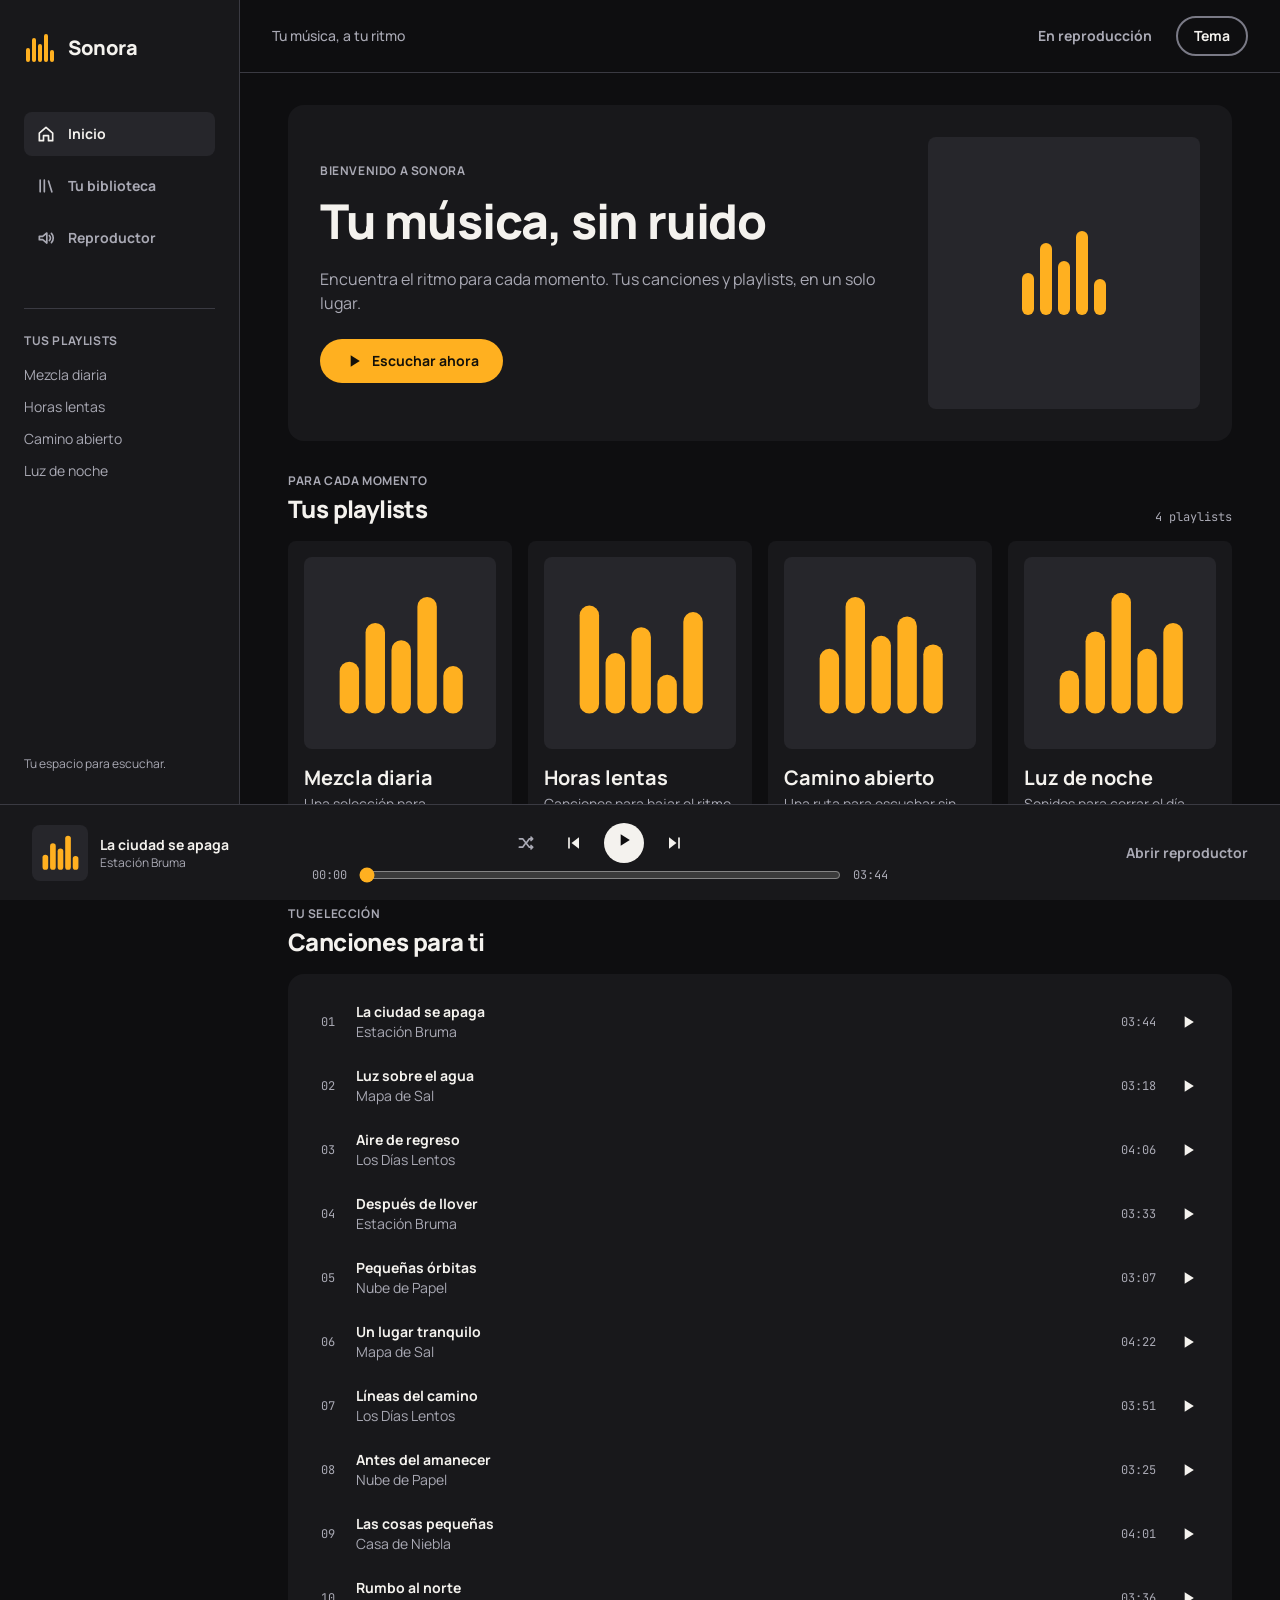
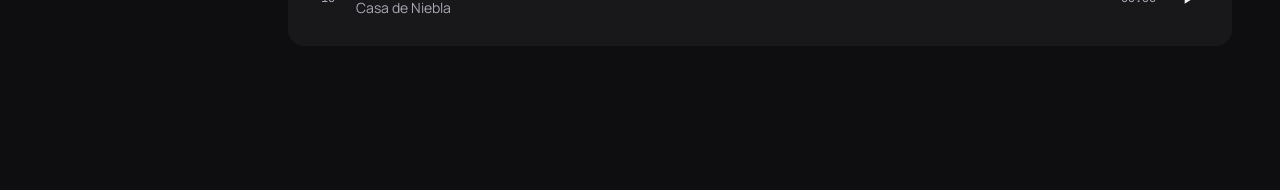
<file: index.html>
<!DOCTYPE html>
<html lang="es" data-theme="dark">
<head>
    <meta charset="utf-8">
    <meta name="viewport" content="width=device-width, initial-scale=1">
    
    <title>Inicio · Sonora</title>
    <link rel="stylesheet" href="sonora.css"><script src="sonora.js" defer></script>
</head>
<body class="min-h-screen bg-surface-base font-sans text-ink antialiased">

<div class="min-h-screen pb-48 md:pb-28">
    <a href="#contenido" class="sr-only z-50 rounded-md bg-surface-high px-4 py-2 text-ink focus:not-sr-only focus:fixed focus:left-4 focus:top-4">Saltar al contenido</a>
    <aside class="fixed inset-y-0 left-0 z-20 hidden w-60 flex-col border-r border-line bg-surface-raised px-6 pb-32 pt-8 md:flex" aria-label="Navegación principal">
        <a href="index.html" class="mb-12 flex items-center gap-3 rounded-md text-xl font-extrabold tracking-tight"><span class="inline-flex shrink-0 text-accent [&amp;_svg]:h-full [&amp;_svg]:w-full h-8 w-8" aria-hidden="true"><svg xmlns="http://www.w3.org/2000/svg" viewBox="0 0 64 64" width="64" height="64"><rect x="4" y="32" width="8" height="28" rx="4" fill="currentColor"/><rect x="16" y="12" width="8" height="48" rx="4" fill="currentColor"/><rect x="28" y="24" width="8" height="36" rx="4" fill="currentColor"/><rect x="40" y="4" width="8" height="56" rx="4" fill="currentColor"/><rect x="52" y="36" width="8" height="24" rx="4" fill="currentColor"/></svg>
</span><span>Sonora</span></a>
        <nav class="space-y-2" aria-label="Secciones">
            <a href="index.html" aria-current="page" class="flex items-center gap-3 rounded-md px-3 py-3 text-sm font-bold bg-surface-high text-ink"><span class="inline-flex shrink-0 items-center justify-center [&amp;_svg]:h-full [&amp;_svg]:w-full h-5 w-5" aria-hidden="true"><svg xmlns="http://www.w3.org/2000/svg" viewBox="0 0 24 24" width="24" height="24"><path fill="none" stroke="currentColor" stroke-width="2" stroke-linecap="round" stroke-linejoin="round" d="M4 11l8-7 8 7v9h-5v-6H9v6H4z"/></svg>
</span> Inicio</a>
            <a href="index.html#playlists" class="flex items-center gap-3 rounded-md px-3 py-3 text-sm font-bold text-ink-muted hover:bg-surface-high hover:text-ink"><span class="inline-flex shrink-0 items-center justify-center [&amp;_svg]:h-full [&amp;_svg]:w-full h-5 w-5" aria-hidden="true"><svg xmlns="http://www.w3.org/2000/svg" viewBox="0 0 24 24" width="24" height="24"><path fill="none" stroke="currentColor" stroke-width="2" stroke-linecap="round" stroke-linejoin="round" d="M5 5v14M10 5v14M15 6l4 13"/></svg>
</span> Tu biblioteca</a>
            <a href="reproductor.html"  class="flex items-center gap-3 rounded-md px-3 py-3 text-sm font-bold text-ink-muted hover:bg-surface-high hover:text-ink"><span class="inline-flex shrink-0 items-center justify-center [&amp;_svg]:h-full [&amp;_svg]:w-full h-5 w-5" aria-hidden="true"><svg xmlns="http://www.w3.org/2000/svg" viewBox="0 0 24 24" width="24" height="24"><path fill="none" stroke="currentColor" stroke-width="2" stroke-linecap="round" stroke-linejoin="round" d="M4 10v4h4l5 4V6L8 10z"/><path fill="none" stroke="currentColor" stroke-width="2" stroke-linecap="round" stroke-linejoin="round" d="M16 9a4 4 0 0 1 0 6M18.5 6.5a8 8 0 0 1 0 11"/></svg>
</span> Reproductor</a>
        </nav>
        <div class="mt-12 border-t border-line pt-6"><p class="mb-4 text-xs font-bold uppercase tracking-wider text-ink-muted">Tus playlists</p><div class="space-y-3"><a href="playlist-mezcla-diaria.html" class="block truncate rounded-sm text-sm text-ink-muted hover:text-ink">Mezcla diaria</a><a href="playlist-horas-lentas.html" class="block truncate rounded-sm text-sm text-ink-muted hover:text-ink">Horas lentas</a><a href="playlist-camino-abierto.html" class="block truncate rounded-sm text-sm text-ink-muted hover:text-ink">Camino abierto</a><a href="playlist-luz-de-noche.html" class="block truncate rounded-sm text-sm text-ink-muted hover:text-ink">Luz de noche</a></div></div>
        <p class="mt-auto text-xs text-ink-muted">Tu espacio para escuchar.</p>
    </aside>
    <div class="md:ml-60">
        <header class="flex items-center justify-between gap-4 border-b border-line px-4 py-4 sm:px-8">
            <a href="index.html" class="flex items-center gap-2 text-lg font-extrabold md:hidden"><span class="inline-flex shrink-0 text-accent [&amp;_svg]:h-full [&amp;_svg]:w-full h-7 w-7" aria-hidden="true"><svg xmlns="http://www.w3.org/2000/svg" viewBox="0 0 64 64" width="64" height="64"><rect x="4" y="32" width="8" height="28" rx="4" fill="currentColor"/><rect x="16" y="12" width="8" height="48" rx="4" fill="currentColor"/><rect x="28" y="24" width="8" height="36" rx="4" fill="currentColor"/><rect x="40" y="4" width="8" height="56" rx="4" fill="currentColor"/><rect x="52" y="36" width="8" height="24" rx="4" fill="currentColor"/></svg>
</span>Sonora</a>
            <p class="hidden text-sm font-medium text-ink-muted md:block">Tu música, a tu ritmo</p>
            <div class="flex items-center gap-2"><a href="reproductor.html" class="rounded-pill px-4 py-2 text-sm font-bold text-ink-muted hover:bg-surface-high hover:text-ink">En reproducción</a><button type="button" id="theme-toggle" class="rounded-pill border-2 border-line-strong px-4 py-2 text-sm font-bold text-ink hover:bg-surface-high" aria-label="Cambiar tema">Tema</button></div>
        </header>
        <main id="contenido" class="mx-auto max-w-7xl px-4 py-8 sm:px-8 lg:px-12">
<section class="grid items-center gap-8 rounded-lg bg-surface-raised p-6 sm:p-8 lg:grid-cols-[1fr_17rem]" aria-labelledby="bienvenida">
    <div><p class="mb-3 text-xs font-bold uppercase tracking-wider text-ink-muted">Bienvenido a Sonora</p><h1 id="bienvenida" class="max-w-2xl text-4xl font-extrabold leading-tight tracking-tight sm:text-5xl">Tu música, sin ruido</h1><p class="mt-4 max-w-xl text-base leading-6 text-ink-muted">Encuentra el ritmo para cada momento. Tus canciones y playlists, en un solo lugar.</p><button type="button" data-play-track="1" class="mt-6 inline-flex items-center gap-2 rounded-pill bg-accent px-6 py-3 text-sm font-bold text-on-accent hover:bg-accent-hover"><span class="inline-flex shrink-0 items-center justify-center [&amp;_svg]:h-full [&amp;_svg]:w-full h-5 w-5" aria-hidden="true"><svg xmlns="http://www.w3.org/2000/svg" viewBox="0 0 24 24" width="24" height="24"><path fill="currentColor" d="M8 5v14l11-7z"/></svg>
</span> Escuchar ahora</button></div>
    <div class="hidden aspect-square items-center justify-center rounded-md bg-surface-high text-ink-muted lg:flex" aria-hidden="true"><span class="inline-flex shrink-0 text-accent [&amp;_svg]:h-full [&amp;_svg]:w-full h-24 w-24" aria-hidden="true"><svg xmlns="http://www.w3.org/2000/svg" viewBox="0 0 64 64" width="64" height="64"><rect x="4" y="32" width="8" height="28" rx="4" fill="currentColor"/><rect x="16" y="12" width="8" height="48" rx="4" fill="currentColor"/><rect x="28" y="24" width="8" height="36" rx="4" fill="currentColor"/><rect x="40" y="4" width="8" height="56" rx="4" fill="currentColor"/><rect x="52" y="36" width="8" height="24" rx="4" fill="currentColor"/></svg>
</span></div>
</section>
<section id="playlists" class="mt-8" aria-labelledby="playlists-title"><div class="mb-4 flex items-end justify-between gap-4"><div><p class="mb-1 text-xs font-bold uppercase tracking-wider text-ink-muted">Para cada momento</p><h2 id="playlists-title" class="text-2xl font-extrabold tracking-tight">Tus playlists</h2></div><span class="font-mono text-xs text-ink-muted">4 playlists</span></div><div class="grid grid-cols-2 gap-4 lg:grid-cols-4"><a href="playlist-mezcla-diaria.html" class="group block rounded-md bg-surface-raised p-4 transition duration-150 hover:bg-surface-high hover:shadow-raise"><div class="mb-4 flex aspect-square items-center justify-center rounded-md bg-surface-high text-ink-muted group-hover:bg-surface-base" aria-hidden="true"><svg viewBox="0 0 64 64" width="72%" height="72%" style="color:var(--accent)" aria-hidden="true" xmlns="http://www.w3.org/2000/svg"><rect x="4" y="36" width="9" height="24" rx="4.5" fill="currentColor"/><rect x="16" y="18" width="9" height="42" rx="4.5" fill="currentColor"/><rect x="28" y="26" width="9" height="34" rx="4.5" fill="currentColor"/><rect x="40" y="6" width="9" height="54" rx="4.5" fill="currentColor"/><rect x="52" y="38" width="9" height="22" rx="4.5" fill="currentColor"/></svg></div><h3 class="text-xl font-bold leading-tight text-ink">Mezcla diaria</h3><p class="mt-1 line-clamp-2 text-sm text-ink-muted">Una selección para acompañar tu día.</p><p class="mt-2 font-mono text-xs text-ink-muted">5 canciones</p></a><a href="playlist-horas-lentas.html" class="group block rounded-md bg-surface-raised p-4 transition duration-150 hover:bg-surface-high hover:shadow-raise"><div class="mb-4 flex aspect-square items-center justify-center rounded-md bg-surface-high text-ink-muted group-hover:bg-surface-base" aria-hidden="true"><svg viewBox="0 0 64 64" width="72%" height="72%" style="color:var(--accent)" aria-hidden="true" xmlns="http://www.w3.org/2000/svg"><rect x="4" y="10" width="9" height="50" rx="4.5" fill="currentColor"/><rect x="16" y="32" width="9" height="28" rx="4.5" fill="currentColor"/><rect x="28" y="20" width="9" height="40" rx="4.5" fill="currentColor"/><rect x="40" y="42" width="9" height="18" rx="4.5" fill="currentColor"/><rect x="52" y="13" width="9" height="47" rx="4.5" fill="currentColor"/></svg></div><h3 class="text-xl font-bold leading-tight text-ink">Horas lentas</h3><p class="mt-1 line-clamp-2 text-sm text-ink-muted">Canciones para bajar el ritmo.</p><p class="mt-2 font-mono text-xs text-ink-muted">4 canciones</p></a><a href="playlist-camino-abierto.html" class="group block rounded-md bg-surface-raised p-4 transition duration-150 hover:bg-surface-high hover:shadow-raise"><div class="mb-4 flex aspect-square items-center justify-center rounded-md bg-surface-high text-ink-muted group-hover:bg-surface-base" aria-hidden="true"><svg viewBox="0 0 64 64" width="72%" height="72%" style="color:var(--accent)" aria-hidden="true" xmlns="http://www.w3.org/2000/svg"><rect x="4" y="30" width="9" height="30" rx="4.5" fill="currentColor"/><rect x="16" y="6" width="9" height="54" rx="4.5" fill="currentColor"/><rect x="28" y="24" width="9" height="36" rx="4.5" fill="currentColor"/><rect x="40" y="15" width="9" height="45" rx="4.5" fill="currentColor"/><rect x="52" y="28" width="9" height="32" rx="4.5" fill="currentColor"/></svg></div><h3 class="text-xl font-bold leading-tight text-ink">Camino abierto</h3><p class="mt-1 line-clamp-2 text-sm text-ink-muted">Una ruta para escuchar sin prisa.</p><p class="mt-2 font-mono text-xs text-ink-muted">5 canciones</p></a><a href="playlist-luz-de-noche.html" class="group block rounded-md bg-surface-raised p-4 transition duration-150 hover:bg-surface-high hover:shadow-raise"><div class="mb-4 flex aspect-square items-center justify-center rounded-md bg-surface-high text-ink-muted group-hover:bg-surface-base" aria-hidden="true"><svg viewBox="0 0 64 64" width="72%" height="72%" style="color:var(--accent)" aria-hidden="true" xmlns="http://www.w3.org/2000/svg"><rect x="4" y="40" width="9" height="20" rx="4.5" fill="currentColor"/><rect x="16" y="22" width="9" height="38" rx="4.5" fill="currentColor"/><rect x="28" y="4" width="9" height="56" rx="4.5" fill="currentColor"/><rect x="40" y="30" width="9" height="30" rx="4.5" fill="currentColor"/><rect x="52" y="18" width="9" height="42" rx="4.5" fill="currentColor"/></svg></div><h3 class="text-xl font-bold leading-tight text-ink">Luz de noche</h3><p class="mt-1 line-clamp-2 text-sm text-ink-muted">Sonidos para cerrar el día.</p><p class="mt-2 font-mono text-xs text-ink-muted">4 canciones</p></a></div></section>
<section class="mt-8" aria-labelledby="songs-title"><div class="mb-4"><p class="mb-1 text-xs font-bold uppercase tracking-wider text-ink-muted">Tu selección</p><h2 id="songs-title" class="text-2xl font-extrabold tracking-tight">Canciones para ti</h2></div><div class="rounded-lg bg-surface-raised p-4"><div class="group grid grid-cols-[2rem_minmax(0,1fr)_auto_auto] items-center gap-3 rounded-md px-2 py-3 transition-colors hover:bg-surface-high"><span class="text-center font-mono text-xs text-ink-muted">01</span><div class="min-w-0"><p class="truncate text-sm font-bold text-ink">La ciudad se apaga</p><p class="truncate text-sm text-ink-muted">Estación Bruma</p></div><span class="font-mono text-xs text-ink-muted">03:44</span><button type="button" data-play-track="1" class="inline-flex h-10 w-10 items-center justify-center rounded-pill text-ink hover:bg-surface-base" aria-label="Reproducir La ciudad se apaga"><span class="inline-flex shrink-0 items-center justify-center [&amp;_svg]:h-full [&amp;_svg]:w-full h-5 w-5" aria-hidden="true"><svg xmlns="http://www.w3.org/2000/svg" viewBox="0 0 24 24" width="24" height="24"><path fill="currentColor" d="M8 5v14l11-7z"/></svg>
</span></button></div><div class="group grid grid-cols-[2rem_minmax(0,1fr)_auto_auto] items-center gap-3 rounded-md px-2 py-3 transition-colors hover:bg-surface-high"><span class="text-center font-mono text-xs text-ink-muted">02</span><div class="min-w-0"><p class="truncate text-sm font-bold text-ink">Luz sobre el agua</p><p class="truncate text-sm text-ink-muted">Mapa de Sal</p></div><span class="font-mono text-xs text-ink-muted">03:18</span><button type="button" data-play-track="2" class="inline-flex h-10 w-10 items-center justify-center rounded-pill text-ink hover:bg-surface-base" aria-label="Reproducir Luz sobre el agua"><span class="inline-flex shrink-0 items-center justify-center [&amp;_svg]:h-full [&amp;_svg]:w-full h-5 w-5" aria-hidden="true"><svg xmlns="http://www.w3.org/2000/svg" viewBox="0 0 24 24" width="24" height="24"><path fill="currentColor" d="M8 5v14l11-7z"/></svg>
</span></button></div><div class="group grid grid-cols-[2rem_minmax(0,1fr)_auto_auto] items-center gap-3 rounded-md px-2 py-3 transition-colors hover:bg-surface-high"><span class="text-center font-mono text-xs text-ink-muted">03</span><div class="min-w-0"><p class="truncate text-sm font-bold text-ink">Aire de regreso</p><p class="truncate text-sm text-ink-muted">Los Días Lentos</p></div><span class="font-mono text-xs text-ink-muted">04:06</span><button type="button" data-play-track="3" class="inline-flex h-10 w-10 items-center justify-center rounded-pill text-ink hover:bg-surface-base" aria-label="Reproducir Aire de regreso"><span class="inline-flex shrink-0 items-center justify-center [&amp;_svg]:h-full [&amp;_svg]:w-full h-5 w-5" aria-hidden="true"><svg xmlns="http://www.w3.org/2000/svg" viewBox="0 0 24 24" width="24" height="24"><path fill="currentColor" d="M8 5v14l11-7z"/></svg>
</span></button></div><div class="group grid grid-cols-[2rem_minmax(0,1fr)_auto_auto] items-center gap-3 rounded-md px-2 py-3 transition-colors hover:bg-surface-high"><span class="text-center font-mono text-xs text-ink-muted">04</span><div class="min-w-0"><p class="truncate text-sm font-bold text-ink">Después de llover</p><p class="truncate text-sm text-ink-muted">Estación Bruma</p></div><span class="font-mono text-xs text-ink-muted">03:33</span><button type="button" data-play-track="4" class="inline-flex h-10 w-10 items-center justify-center rounded-pill text-ink hover:bg-surface-base" aria-label="Reproducir Después de llover"><span class="inline-flex shrink-0 items-center justify-center [&amp;_svg]:h-full [&amp;_svg]:w-full h-5 w-5" aria-hidden="true"><svg xmlns="http://www.w3.org/2000/svg" viewBox="0 0 24 24" width="24" height="24"><path fill="currentColor" d="M8 5v14l11-7z"/></svg>
</span></button></div><div class="group grid grid-cols-[2rem_minmax(0,1fr)_auto_auto] items-center gap-3 rounded-md px-2 py-3 transition-colors hover:bg-surface-high"><span class="text-center font-mono text-xs text-ink-muted">05</span><div class="min-w-0"><p class="truncate text-sm font-bold text-ink">Pequeñas órbitas</p><p class="truncate text-sm text-ink-muted">Nube de Papel</p></div><span class="font-mono text-xs text-ink-muted">03:07</span><button type="button" data-play-track="5" class="inline-flex h-10 w-10 items-center justify-center rounded-pill text-ink hover:bg-surface-base" aria-label="Reproducir Pequeñas órbitas"><span class="inline-flex shrink-0 items-center justify-center [&amp;_svg]:h-full [&amp;_svg]:w-full h-5 w-5" aria-hidden="true"><svg xmlns="http://www.w3.org/2000/svg" viewBox="0 0 24 24" width="24" height="24"><path fill="currentColor" d="M8 5v14l11-7z"/></svg>
</span></button></div><div class="group grid grid-cols-[2rem_minmax(0,1fr)_auto_auto] items-center gap-3 rounded-md px-2 py-3 transition-colors hover:bg-surface-high"><span class="text-center font-mono text-xs text-ink-muted">06</span><div class="min-w-0"><p class="truncate text-sm font-bold text-ink">Un lugar tranquilo</p><p class="truncate text-sm text-ink-muted">Mapa de Sal</p></div><span class="font-mono text-xs text-ink-muted">04:22</span><button type="button" data-play-track="6" class="inline-flex h-10 w-10 items-center justify-center rounded-pill text-ink hover:bg-surface-base" aria-label="Reproducir Un lugar tranquilo"><span class="inline-flex shrink-0 items-center justify-center [&amp;_svg]:h-full [&amp;_svg]:w-full h-5 w-5" aria-hidden="true"><svg xmlns="http://www.w3.org/2000/svg" viewBox="0 0 24 24" width="24" height="24"><path fill="currentColor" d="M8 5v14l11-7z"/></svg>
</span></button></div><div class="group grid grid-cols-[2rem_minmax(0,1fr)_auto_auto] items-center gap-3 rounded-md px-2 py-3 transition-colors hover:bg-surface-high"><span class="text-center font-mono text-xs text-ink-muted">07</span><div class="min-w-0"><p class="truncate text-sm font-bold text-ink">Líneas del camino</p><p class="truncate text-sm text-ink-muted">Los Días Lentos</p></div><span class="font-mono text-xs text-ink-muted">03:51</span><button type="button" data-play-track="7" class="inline-flex h-10 w-10 items-center justify-center rounded-pill text-ink hover:bg-surface-base" aria-label="Reproducir Líneas del camino"><span class="inline-flex shrink-0 items-center justify-center [&amp;_svg]:h-full [&amp;_svg]:w-full h-5 w-5" aria-hidden="true"><svg xmlns="http://www.w3.org/2000/svg" viewBox="0 0 24 24" width="24" height="24"><path fill="currentColor" d="M8 5v14l11-7z"/></svg>
</span></button></div><div class="group grid grid-cols-[2rem_minmax(0,1fr)_auto_auto] items-center gap-3 rounded-md px-2 py-3 transition-colors hover:bg-surface-high"><span class="text-center font-mono text-xs text-ink-muted">08</span><div class="min-w-0"><p class="truncate text-sm font-bold text-ink">Antes del amanecer</p><p class="truncate text-sm text-ink-muted">Nube de Papel</p></div><span class="font-mono text-xs text-ink-muted">03:25</span><button type="button" data-play-track="8" class="inline-flex h-10 w-10 items-center justify-center rounded-pill text-ink hover:bg-surface-base" aria-label="Reproducir Antes del amanecer"><span class="inline-flex shrink-0 items-center justify-center [&amp;_svg]:h-full [&amp;_svg]:w-full h-5 w-5" aria-hidden="true"><svg xmlns="http://www.w3.org/2000/svg" viewBox="0 0 24 24" width="24" height="24"><path fill="currentColor" d="M8 5v14l11-7z"/></svg>
</span></button></div><div class="group grid grid-cols-[2rem_minmax(0,1fr)_auto_auto] items-center gap-3 rounded-md px-2 py-3 transition-colors hover:bg-surface-high"><span class="text-center font-mono text-xs text-ink-muted">09</span><div class="min-w-0"><p class="truncate text-sm font-bold text-ink">Las cosas pequeñas</p><p class="truncate text-sm text-ink-muted">Casa de Niebla</p></div><span class="font-mono text-xs text-ink-muted">04:01</span><button type="button" data-play-track="9" class="inline-flex h-10 w-10 items-center justify-center rounded-pill text-ink hover:bg-surface-base" aria-label="Reproducir Las cosas pequeñas"><span class="inline-flex shrink-0 items-center justify-center [&amp;_svg]:h-full [&amp;_svg]:w-full h-5 w-5" aria-hidden="true"><svg xmlns="http://www.w3.org/2000/svg" viewBox="0 0 24 24" width="24" height="24"><path fill="currentColor" d="M8 5v14l11-7z"/></svg>
</span></button></div><div class="group grid grid-cols-[2rem_minmax(0,1fr)_auto_auto] items-center gap-3 rounded-md px-2 py-3 transition-colors hover:bg-surface-high"><span class="text-center font-mono text-xs text-ink-muted">10</span><div class="min-w-0"><p class="truncate text-sm font-bold text-ink">Rumbo al norte</p><p class="truncate text-sm text-ink-muted">Casa de Niebla</p></div><span class="font-mono text-xs text-ink-muted">03:36</span><button type="button" data-play-track="10" class="inline-flex h-10 w-10 items-center justify-center rounded-pill text-ink hover:bg-surface-base" aria-label="Reproducir Rumbo al norte"><span class="inline-flex shrink-0 items-center justify-center [&amp;_svg]:h-full [&amp;_svg]:w-full h-5 w-5" aria-hidden="true"><svg xmlns="http://www.w3.org/2000/svg" viewBox="0 0 24 24" width="24" height="24"><path fill="currentColor" d="M8 5v14l11-7z"/></svg>
</span></button></div></div></section>


</main>
    </div>
</div>
<nav class="fixed bottom-24 left-0 right-0 z-20 flex justify-around border-t border-line bg-surface-raised px-2 py-2 md:hidden" aria-label="Navegación móvil">
    <a href="index.html" class="flex flex-col items-center gap-1 rounded-md px-4 py-1 text-xs text-ink-muted"><span class="inline-flex shrink-0 items-center justify-center [&amp;_svg]:h-full [&amp;_svg]:w-full h-5 w-5" aria-hidden="true"><svg xmlns="http://www.w3.org/2000/svg" viewBox="0 0 24 24" width="24" height="24"><path fill="none" stroke="currentColor" stroke-width="2" stroke-linecap="round" stroke-linejoin="round" d="M4 11l8-7 8 7v9h-5v-6H9v6H4z"/></svg>
</span>Inicio</a>
    <a href="index.html#playlists" class="flex flex-col items-center gap-1 rounded-md px-4 py-1 text-xs text-ink-muted"><span class="inline-flex shrink-0 items-center justify-center [&amp;_svg]:h-full [&amp;_svg]:w-full h-5 w-5" aria-hidden="true"><svg xmlns="http://www.w3.org/2000/svg" viewBox="0 0 24 24" width="24" height="24"><path fill="none" stroke="currentColor" stroke-width="2" stroke-linecap="round" stroke-linejoin="round" d="M5 5v14M10 5v14M15 6l4 13"/></svg>
</span>Biblioteca</a>
    <a href="reproductor.html" class="flex flex-col items-center gap-1 rounded-md px-4 py-1 text-xs text-ink-muted"><span class="inline-flex shrink-0 items-center justify-center [&amp;_svg]:h-full [&amp;_svg]:w-full h-5 w-5" aria-hidden="true"><svg xmlns="http://www.w3.org/2000/svg" viewBox="0 0 24 24" width="24" height="24"><path fill="none" stroke="currentColor" stroke-width="2" stroke-linecap="round" stroke-linejoin="round" d="M4 10v4h4l5 4V6L8 10z"/><path fill="none" stroke="currentColor" stroke-width="2" stroke-linecap="round" stroke-linejoin="round" d="M16 9a4 4 0 0 1 0 6M18.5 6.5a8 8 0 0 1 0 11"/></svg>
</span>Reproductor</a>
</nav>
<footer class="fixed inset-x-0 bottom-0 z-30 flex h-24 items-center gap-2 border-t border-line bg-surface-raised px-4 sm:gap-6 sm:px-8" aria-label="Controles de reproducción">
    <div class="flex min-w-0 flex-1 items-center gap-3 sm:max-w-64">
        <div class="hidden h-14 w-14 shrink-0 items-center justify-center rounded-md bg-surface-high text-ink-muted sm:flex"><svg viewBox="0 0 64 64" width="72%" height="72%" style="color:var(--accent)" aria-hidden="true" xmlns="http://www.w3.org/2000/svg"><rect x="4" y="36" width="9" height="24" rx="4.5" fill="currentColor"/><rect x="16" y="18" width="9" height="42" rx="4.5" fill="currentColor"/><rect x="28" y="26" width="9" height="34" rx="4.5" fill="currentColor"/><rect x="40" y="6" width="9" height="54" rx="4.5" fill="currentColor"/><rect x="52" y="38" width="9" height="22" rx="4.5" fill="currentColor"/></svg></div>
        <div class="min-w-0"><p id="player-title" class="truncate text-sm font-bold">La ciudad se apaga</p><p id="player-artist" class="truncate text-xs text-ink-muted">Estación Bruma</p></div>
    </div>
    <div class="flex min-w-0 flex-1 flex-col items-center gap-1 sm:max-w-xl sm:flex-[2]">
        <div class="flex items-center justify-center gap-1 sm:gap-3">
            <button id="player-shuffle" type="button" class="hidden h-9 w-9 items-center justify-center rounded-pill text-ink-muted hover:bg-surface-high hover:text-ink sm:inline-flex" aria-label="Activar reproducción aleatoria" aria-pressed="false"><span class="inline-flex shrink-0 items-center justify-center [&amp;_svg]:h-full [&amp;_svg]:w-full h-5 w-5" aria-hidden="true"><svg xmlns="http://www.w3.org/2000/svg" viewBox="0 0 24 24" width="24" height="24"><path fill="none" stroke="currentColor" stroke-width="2" stroke-linecap="round" stroke-linejoin="round" d="M4 7h4l8 10h4M4 17h4l3-4M13 11l3-4h4M18 5l2 2-2 2M18 15l2 2-2 2"/></svg>
</span></button>
            <button id="player-prev" type="button" class="inline-flex h-9 w-9 items-center justify-center rounded-pill text-ink hover:bg-surface-high" aria-label="Canción anterior"><span class="inline-flex shrink-0 items-center justify-center [&amp;_svg]:h-full [&amp;_svg]:w-full h-5 w-5" aria-hidden="true"><svg xmlns="http://www.w3.org/2000/svg" viewBox="0 0 24 24" width="24" height="24"><path fill="currentColor" d="M18 5l-9 7 9 7z"/><rect fill="currentColor" x="5" y="5" width="2" height="14" rx="1"/></svg>
</span></button>
            <button id="player-toggle" type="button" class="inline-flex h-10 w-10 items-center justify-center rounded-pill bg-ink text-surface-base hover:opacity-80" aria-label="Reproducir" aria-pressed="false"><span data-icon-play><span class="inline-flex shrink-0 items-center justify-center [&amp;_svg]:h-full [&amp;_svg]:w-full h-5 w-5" aria-hidden="true"><svg xmlns="http://www.w3.org/2000/svg" viewBox="0 0 24 24" width="24" height="24"><path fill="currentColor" d="M8 5v14l11-7z"/></svg>
</span></span><span data-icon-pause hidden><span class="inline-flex shrink-0 items-center justify-center [&amp;_svg]:h-full [&amp;_svg]:w-full h-5 w-5" aria-hidden="true"><svg xmlns="http://www.w3.org/2000/svg" viewBox="0 0 24 24" width="24" height="24"><rect fill="currentColor" x="6" y="5" width="4" height="14" rx="1"/><rect fill="currentColor" x="14" y="5" width="4" height="14" rx="1"/></svg>
</span></span></button>
            <button id="player-next" type="button" class="inline-flex h-9 w-9 items-center justify-center rounded-pill text-ink hover:bg-surface-high" aria-label="Siguiente canción"><span class="inline-flex shrink-0 items-center justify-center [&amp;_svg]:h-full [&amp;_svg]:w-full h-5 w-5" aria-hidden="true"><svg xmlns="http://www.w3.org/2000/svg" viewBox="0 0 24 24" width="24" height="24"><path fill="currentColor" d="M6 5l9 7-9 7z"/><rect fill="currentColor" x="17" y="5" width="2" height="14" rx="1"/></svg>
</span></button>
        </div>
        <div class="hidden w-full items-center gap-3 sm:flex"><span id="player-current" class="w-10 text-right font-mono text-xs text-ink-muted">00:00</span><input id="player-progress" type="range" min="0" max="224" value="0" class="w-full accent-ink" aria-label="Posición de reproducción"><span id="player-duration" class="w-10 font-mono text-xs text-ink-muted">00:00</span></div>
    </div>
    <a href="reproductor.html" class="hidden flex-1 justify-end text-sm font-bold text-ink-muted hover:text-ink lg:flex">Abrir reproductor</a>
</footer>
<script id="sonora-data" type="application/json">{"tracks":[{"id":1,"title":"La ciudad se apaga","artist":"Estación Bruma","duration":224},{"id":2,"title":"Luz sobre el agua","artist":"Mapa de Sal","duration":198},{"id":3,"title":"Aire de regreso","artist":"Los Días Lentos","duration":246},{"id":4,"title":"Después de llover","artist":"Estación Bruma","duration":213},{"id":5,"title":"Pequeñas órbitas","artist":"Nube de Papel","duration":187},{"id":6,"title":"Un lugar tranquilo","artist":"Mapa de Sal","duration":262},{"id":7,"title":"Líneas del camino","artist":"Los Días Lentos","duration":231},{"id":8,"title":"Antes del amanecer","artist":"Nube de Papel","duration":205},{"id":9,"title":"Las cosas pequeñas","artist":"Casa de Niebla","duration":241},{"id":10,"title":"Rumbo al norte","artist":"Casa de Niebla","duration":216}],"playlists":[{"id":"mezcla-diaria","title":"Mezcla diaria","description":"Una selección para acompañar tu día.","tracks":[1,2,5,7,9]},{"id":"horas-lentas","title":"Horas lentas","description":"Canciones para bajar el ritmo.","tracks":[3,6,8,4]},{"id":"camino-abierto","title":"Camino abierto","description":"Una ruta para escuchar sin prisa.","tracks":[7,10,2,1,5]},{"id":"luz-de-noche","title":"Luz de noche","description":"Sonidos para cerrar el día.","tracks":[8,4,9,6]}]}</script>
</body>
</html>
</file>
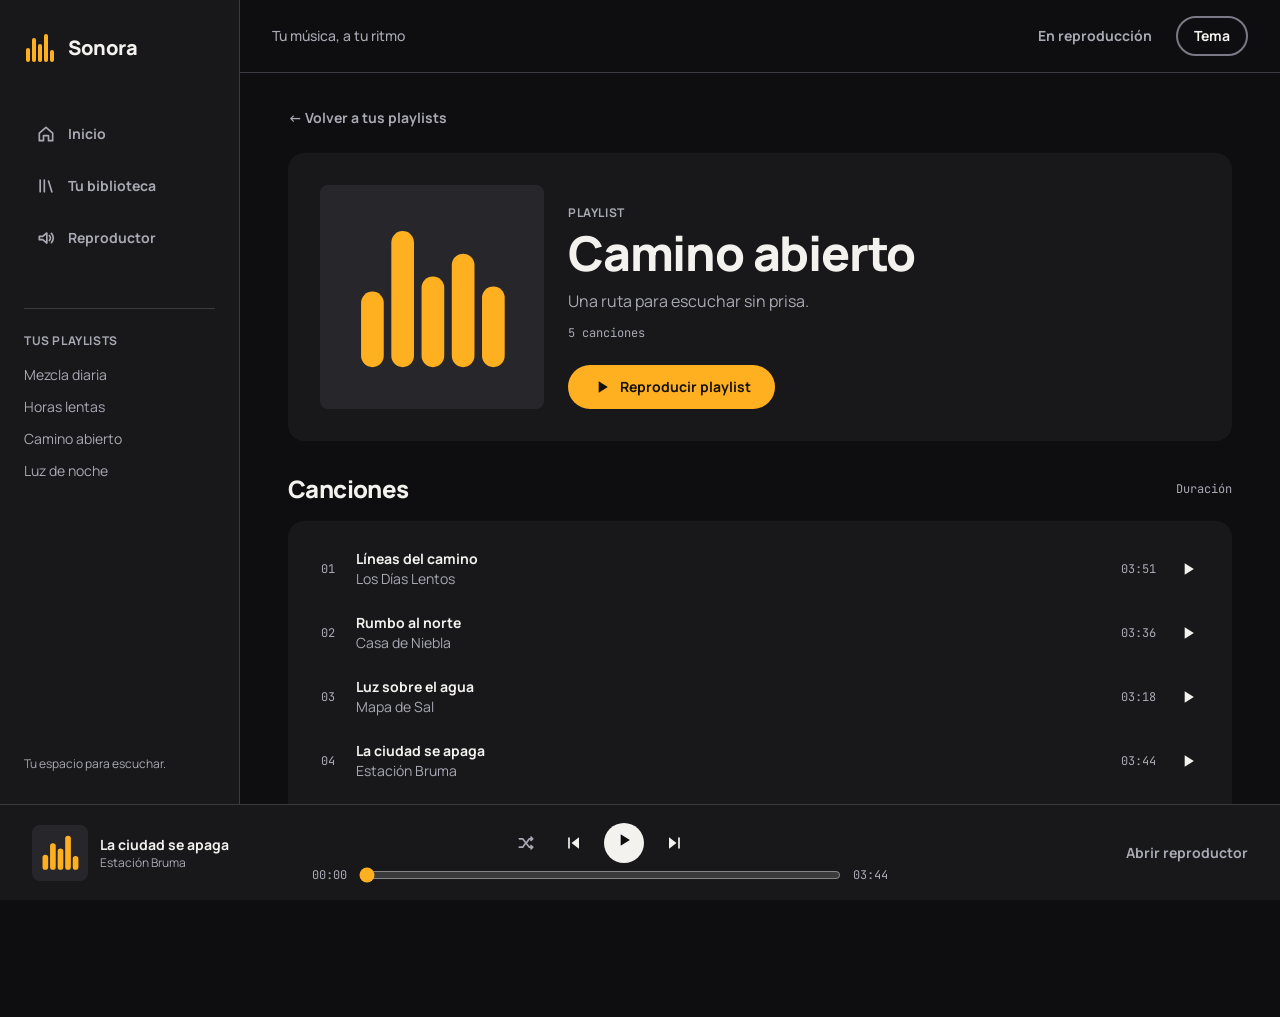
<file: playlist-camino-abierto.html>
<!DOCTYPE html>
<html lang="es" data-theme="dark">
<head>
    <meta charset="utf-8">
    <meta name="viewport" content="width=device-width, initial-scale=1">
    
    <title>Camino abierto · Sonora</title>
    <link rel="stylesheet" href="sonora.css"><script src="sonora.js" defer></script>
</head>
<body class="min-h-screen bg-surface-base font-sans text-ink antialiased">

<div class="min-h-screen pb-48 md:pb-28">
    <a href="#contenido" class="sr-only z-50 rounded-md bg-surface-high px-4 py-2 text-ink focus:not-sr-only focus:fixed focus:left-4 focus:top-4">Saltar al contenido</a>
    <aside class="fixed inset-y-0 left-0 z-20 hidden w-60 flex-col border-r border-line bg-surface-raised px-6 pb-32 pt-8 md:flex" aria-label="Navegación principal">
        <a href="index.html" class="mb-12 flex items-center gap-3 rounded-md text-xl font-extrabold tracking-tight"><span class="inline-flex shrink-0 text-accent [&amp;_svg]:h-full [&amp;_svg]:w-full h-8 w-8" aria-hidden="true"><svg xmlns="http://www.w3.org/2000/svg" viewBox="0 0 64 64" width="64" height="64"><rect x="4" y="32" width="8" height="28" rx="4" fill="currentColor"/><rect x="16" y="12" width="8" height="48" rx="4" fill="currentColor"/><rect x="28" y="24" width="8" height="36" rx="4" fill="currentColor"/><rect x="40" y="4" width="8" height="56" rx="4" fill="currentColor"/><rect x="52" y="36" width="8" height="24" rx="4" fill="currentColor"/></svg>
</span><span>Sonora</span></a>
        <nav class="space-y-2" aria-label="Secciones">
            <a href="index.html"  class="flex items-center gap-3 rounded-md px-3 py-3 text-sm font-bold text-ink-muted hover:bg-surface-high hover:text-ink"><span class="inline-flex shrink-0 items-center justify-center [&amp;_svg]:h-full [&amp;_svg]:w-full h-5 w-5" aria-hidden="true"><svg xmlns="http://www.w3.org/2000/svg" viewBox="0 0 24 24" width="24" height="24"><path fill="none" stroke="currentColor" stroke-width="2" stroke-linecap="round" stroke-linejoin="round" d="M4 11l8-7 8 7v9h-5v-6H9v6H4z"/></svg>
</span> Inicio</a>
            <a href="index.html#playlists" class="flex items-center gap-3 rounded-md px-3 py-3 text-sm font-bold text-ink-muted hover:bg-surface-high hover:text-ink"><span class="inline-flex shrink-0 items-center justify-center [&amp;_svg]:h-full [&amp;_svg]:w-full h-5 w-5" aria-hidden="true"><svg xmlns="http://www.w3.org/2000/svg" viewBox="0 0 24 24" width="24" height="24"><path fill="none" stroke="currentColor" stroke-width="2" stroke-linecap="round" stroke-linejoin="round" d="M5 5v14M10 5v14M15 6l4 13"/></svg>
</span> Tu biblioteca</a>
            <a href="reproductor.html"  class="flex items-center gap-3 rounded-md px-3 py-3 text-sm font-bold text-ink-muted hover:bg-surface-high hover:text-ink"><span class="inline-flex shrink-0 items-center justify-center [&amp;_svg]:h-full [&amp;_svg]:w-full h-5 w-5" aria-hidden="true"><svg xmlns="http://www.w3.org/2000/svg" viewBox="0 0 24 24" width="24" height="24"><path fill="none" stroke="currentColor" stroke-width="2" stroke-linecap="round" stroke-linejoin="round" d="M4 10v4h4l5 4V6L8 10z"/><path fill="none" stroke="currentColor" stroke-width="2" stroke-linecap="round" stroke-linejoin="round" d="M16 9a4 4 0 0 1 0 6M18.5 6.5a8 8 0 0 1 0 11"/></svg>
</span> Reproductor</a>
        </nav>
        <div class="mt-12 border-t border-line pt-6"><p class="mb-4 text-xs font-bold uppercase tracking-wider text-ink-muted">Tus playlists</p><div class="space-y-3"><a href="playlist-mezcla-diaria.html" class="block truncate rounded-sm text-sm text-ink-muted hover:text-ink">Mezcla diaria</a><a href="playlist-horas-lentas.html" class="block truncate rounded-sm text-sm text-ink-muted hover:text-ink">Horas lentas</a><a href="playlist-camino-abierto.html" class="block truncate rounded-sm text-sm text-ink-muted hover:text-ink">Camino abierto</a><a href="playlist-luz-de-noche.html" class="block truncate rounded-sm text-sm text-ink-muted hover:text-ink">Luz de noche</a></div></div>
        <p class="mt-auto text-xs text-ink-muted">Tu espacio para escuchar.</p>
    </aside>
    <div class="md:ml-60">
        <header class="flex items-center justify-between gap-4 border-b border-line px-4 py-4 sm:px-8">
            <a href="index.html" class="flex items-center gap-2 text-lg font-extrabold md:hidden"><span class="inline-flex shrink-0 text-accent [&amp;_svg]:h-full [&amp;_svg]:w-full h-7 w-7" aria-hidden="true"><svg xmlns="http://www.w3.org/2000/svg" viewBox="0 0 64 64" width="64" height="64"><rect x="4" y="32" width="8" height="28" rx="4" fill="currentColor"/><rect x="16" y="12" width="8" height="48" rx="4" fill="currentColor"/><rect x="28" y="24" width="8" height="36" rx="4" fill="currentColor"/><rect x="40" y="4" width="8" height="56" rx="4" fill="currentColor"/><rect x="52" y="36" width="8" height="24" rx="4" fill="currentColor"/></svg>
</span>Sonora</a>
            <p class="hidden text-sm font-medium text-ink-muted md:block">Tu música, a tu ritmo</p>
            <div class="flex items-center gap-2"><a href="reproductor.html" class="rounded-pill px-4 py-2 text-sm font-bold text-ink-muted hover:bg-surface-high hover:text-ink">En reproducción</a><button type="button" id="theme-toggle" class="rounded-pill border-2 border-line-strong px-4 py-2 text-sm font-bold text-ink hover:bg-surface-high" aria-label="Cambiar tema">Tema</button></div>
        </header>
        <main id="contenido" class="mx-auto max-w-7xl px-4 py-8 sm:px-8 lg:px-12">
<a href="index.html#playlists" class="inline-flex items-center gap-2 rounded-pill text-sm font-bold text-ink-muted hover:text-ink">← Volver a tus playlists</a>
<section class="mt-6 flex flex-col gap-6 rounded-lg bg-surface-raised p-6 sm:flex-row sm:items-end sm:p-8" aria-labelledby="playlist-title">
    <div class="flex aspect-square w-full max-w-56 shrink-0 items-center justify-center rounded-md bg-surface-high text-ink-muted" aria-hidden="true"><svg viewBox="0 0 64 64" width="72%" height="72%" style="color:var(--accent)" aria-hidden="true" xmlns="http://www.w3.org/2000/svg"><rect x="4" y="30" width="9" height="30" rx="4.5" fill="currentColor"/><rect x="16" y="6" width="9" height="54" rx="4.5" fill="currentColor"/><rect x="28" y="24" width="9" height="36" rx="4.5" fill="currentColor"/><rect x="40" y="15" width="9" height="45" rx="4.5" fill="currentColor"/><rect x="52" y="28" width="9" height="32" rx="4.5" fill="currentColor"/></svg></div>
    <div><p class="mb-2 text-xs font-bold uppercase tracking-wider text-ink-muted">Playlist</p><h1 id="playlist-title" class="text-4xl font-extrabold tracking-tight sm:text-5xl">Camino abierto</h1><p class="mt-3 max-w-xl text-ink-muted">Una ruta para escuchar sin prisa.</p><p class="mt-3 font-mono text-xs text-ink-muted">5 canciones</p><button type="button" data-play-playlist="camino-abierto" class="mt-6 inline-flex items-center gap-2 rounded-pill bg-accent px-6 py-3 text-sm font-bold text-on-accent hover:bg-accent-hover"><span class="inline-flex shrink-0 items-center justify-center [&amp;_svg]:h-full [&amp;_svg]:w-full h-5 w-5" aria-hidden="true"><svg xmlns="http://www.w3.org/2000/svg" viewBox="0 0 24 24" width="24" height="24"><path fill="currentColor" d="M8 5v14l11-7z"/></svg>
</span> Reproducir playlist</button></div>
</section>
<section class="mt-8" aria-labelledby="tracklist-title"><div class="mb-4 flex items-center justify-between"><h2 id="tracklist-title" class="text-2xl font-extrabold tracking-tight">Canciones</h2><span class="font-mono text-xs text-ink-muted">Duración</span></div><div class="rounded-lg bg-surface-raised p-4"><div class="group grid grid-cols-[2rem_minmax(0,1fr)_auto_auto] items-center gap-3 rounded-md px-2 py-3 transition-colors hover:bg-surface-high"><span class="text-center font-mono text-xs text-ink-muted">01</span><div class="min-w-0"><p class="truncate text-sm font-bold text-ink">Líneas del camino</p><p class="truncate text-sm text-ink-muted">Los Días Lentos</p></div><span class="font-mono text-xs text-ink-muted">03:51</span><button type="button" data-play-track="7" class="inline-flex h-10 w-10 items-center justify-center rounded-pill text-ink hover:bg-surface-base" aria-label="Reproducir Líneas del camino"><span class="inline-flex shrink-0 items-center justify-center [&amp;_svg]:h-full [&amp;_svg]:w-full h-5 w-5" aria-hidden="true"><svg xmlns="http://www.w3.org/2000/svg" viewBox="0 0 24 24" width="24" height="24"><path fill="currentColor" d="M8 5v14l11-7z"/></svg>
</span></button></div><div class="group grid grid-cols-[2rem_minmax(0,1fr)_auto_auto] items-center gap-3 rounded-md px-2 py-3 transition-colors hover:bg-surface-high"><span class="text-center font-mono text-xs text-ink-muted">02</span><div class="min-w-0"><p class="truncate text-sm font-bold text-ink">Rumbo al norte</p><p class="truncate text-sm text-ink-muted">Casa de Niebla</p></div><span class="font-mono text-xs text-ink-muted">03:36</span><button type="button" data-play-track="10" class="inline-flex h-10 w-10 items-center justify-center rounded-pill text-ink hover:bg-surface-base" aria-label="Reproducir Rumbo al norte"><span class="inline-flex shrink-0 items-center justify-center [&amp;_svg]:h-full [&amp;_svg]:w-full h-5 w-5" aria-hidden="true"><svg xmlns="http://www.w3.org/2000/svg" viewBox="0 0 24 24" width="24" height="24"><path fill="currentColor" d="M8 5v14l11-7z"/></svg>
</span></button></div><div class="group grid grid-cols-[2rem_minmax(0,1fr)_auto_auto] items-center gap-3 rounded-md px-2 py-3 transition-colors hover:bg-surface-high"><span class="text-center font-mono text-xs text-ink-muted">03</span><div class="min-w-0"><p class="truncate text-sm font-bold text-ink">Luz sobre el agua</p><p class="truncate text-sm text-ink-muted">Mapa de Sal</p></div><span class="font-mono text-xs text-ink-muted">03:18</span><button type="button" data-play-track="2" class="inline-flex h-10 w-10 items-center justify-center rounded-pill text-ink hover:bg-surface-base" aria-label="Reproducir Luz sobre el agua"><span class="inline-flex shrink-0 items-center justify-center [&amp;_svg]:h-full [&amp;_svg]:w-full h-5 w-5" aria-hidden="true"><svg xmlns="http://www.w3.org/2000/svg" viewBox="0 0 24 24" width="24" height="24"><path fill="currentColor" d="M8 5v14l11-7z"/></svg>
</span></button></div><div class="group grid grid-cols-[2rem_minmax(0,1fr)_auto_auto] items-center gap-3 rounded-md px-2 py-3 transition-colors hover:bg-surface-high"><span class="text-center font-mono text-xs text-ink-muted">04</span><div class="min-w-0"><p class="truncate text-sm font-bold text-ink">La ciudad se apaga</p><p class="truncate text-sm text-ink-muted">Estación Bruma</p></div><span class="font-mono text-xs text-ink-muted">03:44</span><button type="button" data-play-track="1" class="inline-flex h-10 w-10 items-center justify-center rounded-pill text-ink hover:bg-surface-base" aria-label="Reproducir La ciudad se apaga"><span class="inline-flex shrink-0 items-center justify-center [&amp;_svg]:h-full [&amp;_svg]:w-full h-5 w-5" aria-hidden="true"><svg xmlns="http://www.w3.org/2000/svg" viewBox="0 0 24 24" width="24" height="24"><path fill="currentColor" d="M8 5v14l11-7z"/></svg>
</span></button></div><div class="group grid grid-cols-[2rem_minmax(0,1fr)_auto_auto] items-center gap-3 rounded-md px-2 py-3 transition-colors hover:bg-surface-high"><span class="text-center font-mono text-xs text-ink-muted">05</span><div class="min-w-0"><p class="truncate text-sm font-bold text-ink">Pequeñas órbitas</p><p class="truncate text-sm text-ink-muted">Nube de Papel</p></div><span class="font-mono text-xs text-ink-muted">03:07</span><button type="button" data-play-track="5" class="inline-flex h-10 w-10 items-center justify-center rounded-pill text-ink hover:bg-surface-base" aria-label="Reproducir Pequeñas órbitas"><span class="inline-flex shrink-0 items-center justify-center [&amp;_svg]:h-full [&amp;_svg]:w-full h-5 w-5" aria-hidden="true"><svg xmlns="http://www.w3.org/2000/svg" viewBox="0 0 24 24" width="24" height="24"><path fill="currentColor" d="M8 5v14l11-7z"/></svg>
</span></button></div></div></section>

</main>
    </div>
</div>
<nav class="fixed bottom-24 left-0 right-0 z-20 flex justify-around border-t border-line bg-surface-raised px-2 py-2 md:hidden" aria-label="Navegación móvil">
    <a href="index.html" class="flex flex-col items-center gap-1 rounded-md px-4 py-1 text-xs text-ink-muted"><span class="inline-flex shrink-0 items-center justify-center [&amp;_svg]:h-full [&amp;_svg]:w-full h-5 w-5" aria-hidden="true"><svg xmlns="http://www.w3.org/2000/svg" viewBox="0 0 24 24" width="24" height="24"><path fill="none" stroke="currentColor" stroke-width="2" stroke-linecap="round" stroke-linejoin="round" d="M4 11l8-7 8 7v9h-5v-6H9v6H4z"/></svg>
</span>Inicio</a>
    <a href="index.html#playlists" class="flex flex-col items-center gap-1 rounded-md px-4 py-1 text-xs text-ink-muted"><span class="inline-flex shrink-0 items-center justify-center [&amp;_svg]:h-full [&amp;_svg]:w-full h-5 w-5" aria-hidden="true"><svg xmlns="http://www.w3.org/2000/svg" viewBox="0 0 24 24" width="24" height="24"><path fill="none" stroke="currentColor" stroke-width="2" stroke-linecap="round" stroke-linejoin="round" d="M5 5v14M10 5v14M15 6l4 13"/></svg>
</span>Biblioteca</a>
    <a href="reproductor.html" class="flex flex-col items-center gap-1 rounded-md px-4 py-1 text-xs text-ink-muted"><span class="inline-flex shrink-0 items-center justify-center [&amp;_svg]:h-full [&amp;_svg]:w-full h-5 w-5" aria-hidden="true"><svg xmlns="http://www.w3.org/2000/svg" viewBox="0 0 24 24" width="24" height="24"><path fill="none" stroke="currentColor" stroke-width="2" stroke-linecap="round" stroke-linejoin="round" d="M4 10v4h4l5 4V6L8 10z"/><path fill="none" stroke="currentColor" stroke-width="2" stroke-linecap="round" stroke-linejoin="round" d="M16 9a4 4 0 0 1 0 6M18.5 6.5a8 8 0 0 1 0 11"/></svg>
</span>Reproductor</a>
</nav>
<footer class="fixed inset-x-0 bottom-0 z-30 flex h-24 items-center gap-2 border-t border-line bg-surface-raised px-4 sm:gap-6 sm:px-8" aria-label="Controles de reproducción">
    <div class="flex min-w-0 flex-1 items-center gap-3 sm:max-w-64">
        <div class="hidden h-14 w-14 shrink-0 items-center justify-center rounded-md bg-surface-high text-ink-muted sm:flex"><svg viewBox="0 0 64 64" width="72%" height="72%" style="color:var(--accent)" aria-hidden="true" xmlns="http://www.w3.org/2000/svg"><rect x="4" y="36" width="9" height="24" rx="4.5" fill="currentColor"/><rect x="16" y="18" width="9" height="42" rx="4.5" fill="currentColor"/><rect x="28" y="26" width="9" height="34" rx="4.5" fill="currentColor"/><rect x="40" y="6" width="9" height="54" rx="4.5" fill="currentColor"/><rect x="52" y="38" width="9" height="22" rx="4.5" fill="currentColor"/></svg></div>
        <div class="min-w-0"><p id="player-title" class="truncate text-sm font-bold">La ciudad se apaga</p><p id="player-artist" class="truncate text-xs text-ink-muted">Estación Bruma</p></div>
    </div>
    <div class="flex min-w-0 flex-1 flex-col items-center gap-1 sm:max-w-xl sm:flex-[2]">
        <div class="flex items-center justify-center gap-1 sm:gap-3">
            <button id="player-shuffle" type="button" class="hidden h-9 w-9 items-center justify-center rounded-pill text-ink-muted hover:bg-surface-high hover:text-ink sm:inline-flex" aria-label="Activar reproducción aleatoria" aria-pressed="false"><span class="inline-flex shrink-0 items-center justify-center [&amp;_svg]:h-full [&amp;_svg]:w-full h-5 w-5" aria-hidden="true"><svg xmlns="http://www.w3.org/2000/svg" viewBox="0 0 24 24" width="24" height="24"><path fill="none" stroke="currentColor" stroke-width="2" stroke-linecap="round" stroke-linejoin="round" d="M4 7h4l8 10h4M4 17h4l3-4M13 11l3-4h4M18 5l2 2-2 2M18 15l2 2-2 2"/></svg>
</span></button>
            <button id="player-prev" type="button" class="inline-flex h-9 w-9 items-center justify-center rounded-pill text-ink hover:bg-surface-high" aria-label="Canción anterior"><span class="inline-flex shrink-0 items-center justify-center [&amp;_svg]:h-full [&amp;_svg]:w-full h-5 w-5" aria-hidden="true"><svg xmlns="http://www.w3.org/2000/svg" viewBox="0 0 24 24" width="24" height="24"><path fill="currentColor" d="M18 5l-9 7 9 7z"/><rect fill="currentColor" x="5" y="5" width="2" height="14" rx="1"/></svg>
</span></button>
            <button id="player-toggle" type="button" class="inline-flex h-10 w-10 items-center justify-center rounded-pill bg-ink text-surface-base hover:opacity-80" aria-label="Reproducir" aria-pressed="false"><span data-icon-play><span class="inline-flex shrink-0 items-center justify-center [&amp;_svg]:h-full [&amp;_svg]:w-full h-5 w-5" aria-hidden="true"><svg xmlns="http://www.w3.org/2000/svg" viewBox="0 0 24 24" width="24" height="24"><path fill="currentColor" d="M8 5v14l11-7z"/></svg>
</span></span><span data-icon-pause hidden><span class="inline-flex shrink-0 items-center justify-center [&amp;_svg]:h-full [&amp;_svg]:w-full h-5 w-5" aria-hidden="true"><svg xmlns="http://www.w3.org/2000/svg" viewBox="0 0 24 24" width="24" height="24"><rect fill="currentColor" x="6" y="5" width="4" height="14" rx="1"/><rect fill="currentColor" x="14" y="5" width="4" height="14" rx="1"/></svg>
</span></span></button>
            <button id="player-next" type="button" class="inline-flex h-9 w-9 items-center justify-center rounded-pill text-ink hover:bg-surface-high" aria-label="Siguiente canción"><span class="inline-flex shrink-0 items-center justify-center [&amp;_svg]:h-full [&amp;_svg]:w-full h-5 w-5" aria-hidden="true"><svg xmlns="http://www.w3.org/2000/svg" viewBox="0 0 24 24" width="24" height="24"><path fill="currentColor" d="M6 5l9 7-9 7z"/><rect fill="currentColor" x="17" y="5" width="2" height="14" rx="1"/></svg>
</span></button>
        </div>
        <div class="hidden w-full items-center gap-3 sm:flex"><span id="player-current" class="w-10 text-right font-mono text-xs text-ink-muted">00:00</span><input id="player-progress" type="range" min="0" max="224" value="0" class="w-full accent-ink" aria-label="Posición de reproducción"><span id="player-duration" class="w-10 font-mono text-xs text-ink-muted">00:00</span></div>
    </div>
    <a href="reproductor.html" class="hidden flex-1 justify-end text-sm font-bold text-ink-muted hover:text-ink lg:flex">Abrir reproductor</a>
</footer>
<script id="sonora-data" type="application/json">{"tracks":[{"id":1,"title":"La ciudad se apaga","artist":"Estación Bruma","duration":224},{"id":2,"title":"Luz sobre el agua","artist":"Mapa de Sal","duration":198},{"id":3,"title":"Aire de regreso","artist":"Los Días Lentos","duration":246},{"id":4,"title":"Después de llover","artist":"Estación Bruma","duration":213},{"id":5,"title":"Pequeñas órbitas","artist":"Nube de Papel","duration":187},{"id":6,"title":"Un lugar tranquilo","artist":"Mapa de Sal","duration":262},{"id":7,"title":"Líneas del camino","artist":"Los Días Lentos","duration":231},{"id":8,"title":"Antes del amanecer","artist":"Nube de Papel","duration":205},{"id":9,"title":"Las cosas pequeñas","artist":"Casa de Niebla","duration":241},{"id":10,"title":"Rumbo al norte","artist":"Casa de Niebla","duration":216}],"playlists":[{"id":"mezcla-diaria","title":"Mezcla diaria","description":"Una selección para acompañar tu día.","tracks":[1,2,5,7,9]},{"id":"horas-lentas","title":"Horas lentas","description":"Canciones para bajar el ritmo.","tracks":[3,6,8,4]},{"id":"camino-abierto","title":"Camino abierto","description":"Una ruta para escuchar sin prisa.","tracks":[7,10,2,1,5]},{"id":"luz-de-noche","title":"Luz de noche","description":"Sonidos para cerrar el día.","tracks":[8,4,9,6]}]}</script>
</body>
</html>
</file>
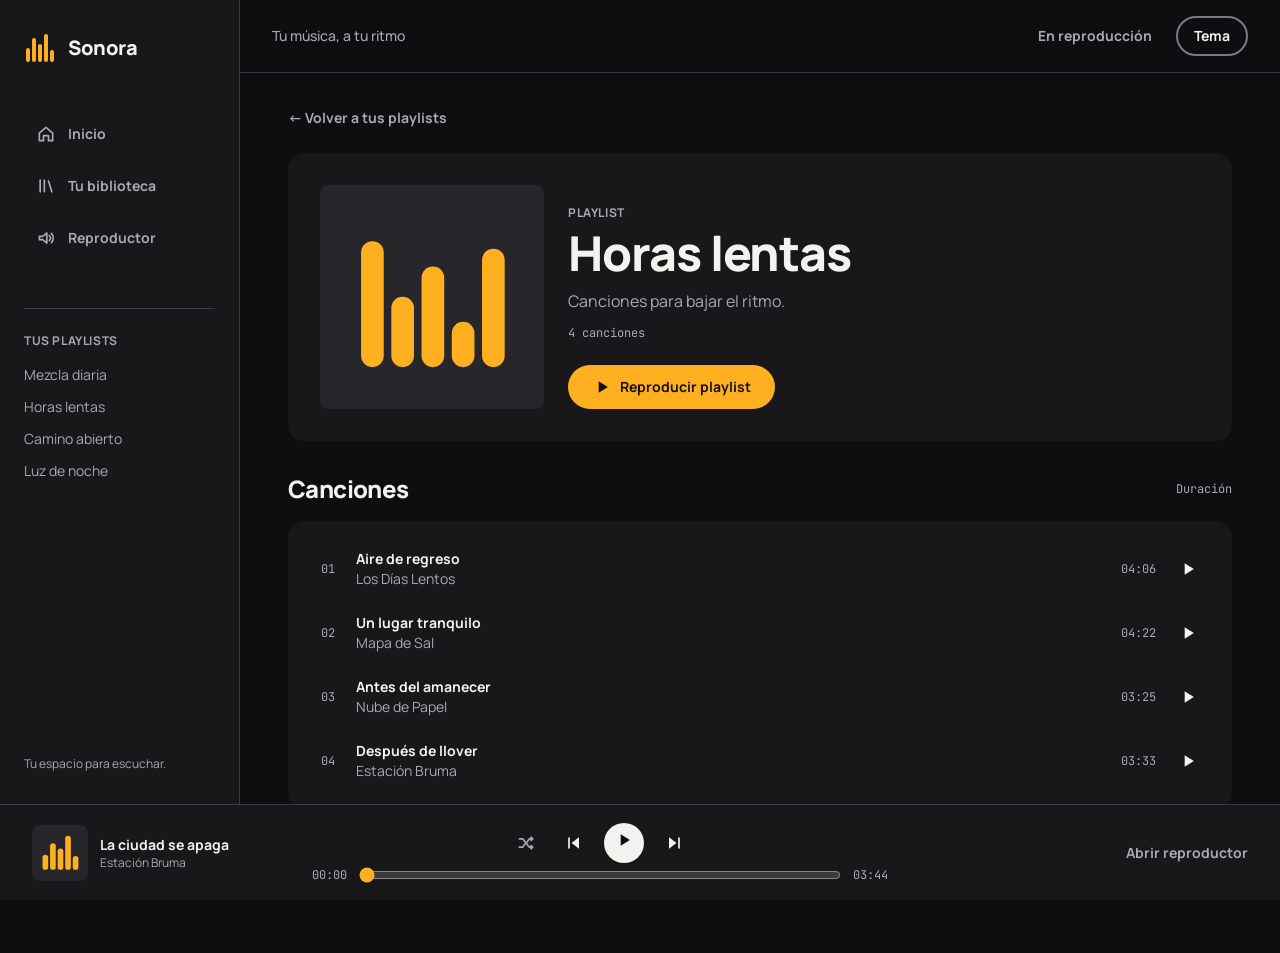
<file: playlist-horas-lentas.html>
<!DOCTYPE html>
<html lang="es" data-theme="dark">
<head>
    <meta charset="utf-8">
    <meta name="viewport" content="width=device-width, initial-scale=1">
    
    <title>Horas lentas · Sonora</title>
    <link rel="stylesheet" href="sonora.css"><script src="sonora.js" defer></script>
</head>
<body class="min-h-screen bg-surface-base font-sans text-ink antialiased">

<div class="min-h-screen pb-48 md:pb-28">
    <a href="#contenido" class="sr-only z-50 rounded-md bg-surface-high px-4 py-2 text-ink focus:not-sr-only focus:fixed focus:left-4 focus:top-4">Saltar al contenido</a>
    <aside class="fixed inset-y-0 left-0 z-20 hidden w-60 flex-col border-r border-line bg-surface-raised px-6 pb-32 pt-8 md:flex" aria-label="Navegación principal">
        <a href="index.html" class="mb-12 flex items-center gap-3 rounded-md text-xl font-extrabold tracking-tight"><span class="inline-flex shrink-0 text-accent [&amp;_svg]:h-full [&amp;_svg]:w-full h-8 w-8" aria-hidden="true"><svg xmlns="http://www.w3.org/2000/svg" viewBox="0 0 64 64" width="64" height="64"><rect x="4" y="32" width="8" height="28" rx="4" fill="currentColor"/><rect x="16" y="12" width="8" height="48" rx="4" fill="currentColor"/><rect x="28" y="24" width="8" height="36" rx="4" fill="currentColor"/><rect x="40" y="4" width="8" height="56" rx="4" fill="currentColor"/><rect x="52" y="36" width="8" height="24" rx="4" fill="currentColor"/></svg>
</span><span>Sonora</span></a>
        <nav class="space-y-2" aria-label="Secciones">
            <a href="index.html"  class="flex items-center gap-3 rounded-md px-3 py-3 text-sm font-bold text-ink-muted hover:bg-surface-high hover:text-ink"><span class="inline-flex shrink-0 items-center justify-center [&amp;_svg]:h-full [&amp;_svg]:w-full h-5 w-5" aria-hidden="true"><svg xmlns="http://www.w3.org/2000/svg" viewBox="0 0 24 24" width="24" height="24"><path fill="none" stroke="currentColor" stroke-width="2" stroke-linecap="round" stroke-linejoin="round" d="M4 11l8-7 8 7v9h-5v-6H9v6H4z"/></svg>
</span> Inicio</a>
            <a href="index.html#playlists" class="flex items-center gap-3 rounded-md px-3 py-3 text-sm font-bold text-ink-muted hover:bg-surface-high hover:text-ink"><span class="inline-flex shrink-0 items-center justify-center [&amp;_svg]:h-full [&amp;_svg]:w-full h-5 w-5" aria-hidden="true"><svg xmlns="http://www.w3.org/2000/svg" viewBox="0 0 24 24" width="24" height="24"><path fill="none" stroke="currentColor" stroke-width="2" stroke-linecap="round" stroke-linejoin="round" d="M5 5v14M10 5v14M15 6l4 13"/></svg>
</span> Tu biblioteca</a>
            <a href="reproductor.html"  class="flex items-center gap-3 rounded-md px-3 py-3 text-sm font-bold text-ink-muted hover:bg-surface-high hover:text-ink"><span class="inline-flex shrink-0 items-center justify-center [&amp;_svg]:h-full [&amp;_svg]:w-full h-5 w-5" aria-hidden="true"><svg xmlns="http://www.w3.org/2000/svg" viewBox="0 0 24 24" width="24" height="24"><path fill="none" stroke="currentColor" stroke-width="2" stroke-linecap="round" stroke-linejoin="round" d="M4 10v4h4l5 4V6L8 10z"/><path fill="none" stroke="currentColor" stroke-width="2" stroke-linecap="round" stroke-linejoin="round" d="M16 9a4 4 0 0 1 0 6M18.5 6.5a8 8 0 0 1 0 11"/></svg>
</span> Reproductor</a>
        </nav>
        <div class="mt-12 border-t border-line pt-6"><p class="mb-4 text-xs font-bold uppercase tracking-wider text-ink-muted">Tus playlists</p><div class="space-y-3"><a href="playlist-mezcla-diaria.html" class="block truncate rounded-sm text-sm text-ink-muted hover:text-ink">Mezcla diaria</a><a href="playlist-horas-lentas.html" class="block truncate rounded-sm text-sm text-ink-muted hover:text-ink">Horas lentas</a><a href="playlist-camino-abierto.html" class="block truncate rounded-sm text-sm text-ink-muted hover:text-ink">Camino abierto</a><a href="playlist-luz-de-noche.html" class="block truncate rounded-sm text-sm text-ink-muted hover:text-ink">Luz de noche</a></div></div>
        <p class="mt-auto text-xs text-ink-muted">Tu espacio para escuchar.</p>
    </aside>
    <div class="md:ml-60">
        <header class="flex items-center justify-between gap-4 border-b border-line px-4 py-4 sm:px-8">
            <a href="index.html" class="flex items-center gap-2 text-lg font-extrabold md:hidden"><span class="inline-flex shrink-0 text-accent [&amp;_svg]:h-full [&amp;_svg]:w-full h-7 w-7" aria-hidden="true"><svg xmlns="http://www.w3.org/2000/svg" viewBox="0 0 64 64" width="64" height="64"><rect x="4" y="32" width="8" height="28" rx="4" fill="currentColor"/><rect x="16" y="12" width="8" height="48" rx="4" fill="currentColor"/><rect x="28" y="24" width="8" height="36" rx="4" fill="currentColor"/><rect x="40" y="4" width="8" height="56" rx="4" fill="currentColor"/><rect x="52" y="36" width="8" height="24" rx="4" fill="currentColor"/></svg>
</span>Sonora</a>
            <p class="hidden text-sm font-medium text-ink-muted md:block">Tu música, a tu ritmo</p>
            <div class="flex items-center gap-2"><a href="reproductor.html" class="rounded-pill px-4 py-2 text-sm font-bold text-ink-muted hover:bg-surface-high hover:text-ink">En reproducción</a><button type="button" id="theme-toggle" class="rounded-pill border-2 border-line-strong px-4 py-2 text-sm font-bold text-ink hover:bg-surface-high" aria-label="Cambiar tema">Tema</button></div>
        </header>
        <main id="contenido" class="mx-auto max-w-7xl px-4 py-8 sm:px-8 lg:px-12">
<a href="index.html#playlists" class="inline-flex items-center gap-2 rounded-pill text-sm font-bold text-ink-muted hover:text-ink">← Volver a tus playlists</a>
<section class="mt-6 flex flex-col gap-6 rounded-lg bg-surface-raised p-6 sm:flex-row sm:items-end sm:p-8" aria-labelledby="playlist-title">
    <div class="flex aspect-square w-full max-w-56 shrink-0 items-center justify-center rounded-md bg-surface-high text-ink-muted" aria-hidden="true"><svg viewBox="0 0 64 64" width="72%" height="72%" style="color:var(--accent)" aria-hidden="true" xmlns="http://www.w3.org/2000/svg"><rect x="4" y="10" width="9" height="50" rx="4.5" fill="currentColor"/><rect x="16" y="32" width="9" height="28" rx="4.5" fill="currentColor"/><rect x="28" y="20" width="9" height="40" rx="4.5" fill="currentColor"/><rect x="40" y="42" width="9" height="18" rx="4.5" fill="currentColor"/><rect x="52" y="13" width="9" height="47" rx="4.5" fill="currentColor"/></svg></div>
    <div><p class="mb-2 text-xs font-bold uppercase tracking-wider text-ink-muted">Playlist</p><h1 id="playlist-title" class="text-4xl font-extrabold tracking-tight sm:text-5xl">Horas lentas</h1><p class="mt-3 max-w-xl text-ink-muted">Canciones para bajar el ritmo.</p><p class="mt-3 font-mono text-xs text-ink-muted">4 canciones</p><button type="button" data-play-playlist="horas-lentas" class="mt-6 inline-flex items-center gap-2 rounded-pill bg-accent px-6 py-3 text-sm font-bold text-on-accent hover:bg-accent-hover"><span class="inline-flex shrink-0 items-center justify-center [&amp;_svg]:h-full [&amp;_svg]:w-full h-5 w-5" aria-hidden="true"><svg xmlns="http://www.w3.org/2000/svg" viewBox="0 0 24 24" width="24" height="24"><path fill="currentColor" d="M8 5v14l11-7z"/></svg>
</span> Reproducir playlist</button></div>
</section>
<section class="mt-8" aria-labelledby="tracklist-title"><div class="mb-4 flex items-center justify-between"><h2 id="tracklist-title" class="text-2xl font-extrabold tracking-tight">Canciones</h2><span class="font-mono text-xs text-ink-muted">Duración</span></div><div class="rounded-lg bg-surface-raised p-4"><div class="group grid grid-cols-[2rem_minmax(0,1fr)_auto_auto] items-center gap-3 rounded-md px-2 py-3 transition-colors hover:bg-surface-high"><span class="text-center font-mono text-xs text-ink-muted">01</span><div class="min-w-0"><p class="truncate text-sm font-bold text-ink">Aire de regreso</p><p class="truncate text-sm text-ink-muted">Los Días Lentos</p></div><span class="font-mono text-xs text-ink-muted">04:06</span><button type="button" data-play-track="3" class="inline-flex h-10 w-10 items-center justify-center rounded-pill text-ink hover:bg-surface-base" aria-label="Reproducir Aire de regreso"><span class="inline-flex shrink-0 items-center justify-center [&amp;_svg]:h-full [&amp;_svg]:w-full h-5 w-5" aria-hidden="true"><svg xmlns="http://www.w3.org/2000/svg" viewBox="0 0 24 24" width="24" height="24"><path fill="currentColor" d="M8 5v14l11-7z"/></svg>
</span></button></div><div class="group grid grid-cols-[2rem_minmax(0,1fr)_auto_auto] items-center gap-3 rounded-md px-2 py-3 transition-colors hover:bg-surface-high"><span class="text-center font-mono text-xs text-ink-muted">02</span><div class="min-w-0"><p class="truncate text-sm font-bold text-ink">Un lugar tranquilo</p><p class="truncate text-sm text-ink-muted">Mapa de Sal</p></div><span class="font-mono text-xs text-ink-muted">04:22</span><button type="button" data-play-track="6" class="inline-flex h-10 w-10 items-center justify-center rounded-pill text-ink hover:bg-surface-base" aria-label="Reproducir Un lugar tranquilo"><span class="inline-flex shrink-0 items-center justify-center [&amp;_svg]:h-full [&amp;_svg]:w-full h-5 w-5" aria-hidden="true"><svg xmlns="http://www.w3.org/2000/svg" viewBox="0 0 24 24" width="24" height="24"><path fill="currentColor" d="M8 5v14l11-7z"/></svg>
</span></button></div><div class="group grid grid-cols-[2rem_minmax(0,1fr)_auto_auto] items-center gap-3 rounded-md px-2 py-3 transition-colors hover:bg-surface-high"><span class="text-center font-mono text-xs text-ink-muted">03</span><div class="min-w-0"><p class="truncate text-sm font-bold text-ink">Antes del amanecer</p><p class="truncate text-sm text-ink-muted">Nube de Papel</p></div><span class="font-mono text-xs text-ink-muted">03:25</span><button type="button" data-play-track="8" class="inline-flex h-10 w-10 items-center justify-center rounded-pill text-ink hover:bg-surface-base" aria-label="Reproducir Antes del amanecer"><span class="inline-flex shrink-0 items-center justify-center [&amp;_svg]:h-full [&amp;_svg]:w-full h-5 w-5" aria-hidden="true"><svg xmlns="http://www.w3.org/2000/svg" viewBox="0 0 24 24" width="24" height="24"><path fill="currentColor" d="M8 5v14l11-7z"/></svg>
</span></button></div><div class="group grid grid-cols-[2rem_minmax(0,1fr)_auto_auto] items-center gap-3 rounded-md px-2 py-3 transition-colors hover:bg-surface-high"><span class="text-center font-mono text-xs text-ink-muted">04</span><div class="min-w-0"><p class="truncate text-sm font-bold text-ink">Después de llover</p><p class="truncate text-sm text-ink-muted">Estación Bruma</p></div><span class="font-mono text-xs text-ink-muted">03:33</span><button type="button" data-play-track="4" class="inline-flex h-10 w-10 items-center justify-center rounded-pill text-ink hover:bg-surface-base" aria-label="Reproducir Después de llover"><span class="inline-flex shrink-0 items-center justify-center [&amp;_svg]:h-full [&amp;_svg]:w-full h-5 w-5" aria-hidden="true"><svg xmlns="http://www.w3.org/2000/svg" viewBox="0 0 24 24" width="24" height="24"><path fill="currentColor" d="M8 5v14l11-7z"/></svg>
</span></button></div></div></section>

</main>
    </div>
</div>
<nav class="fixed bottom-24 left-0 right-0 z-20 flex justify-around border-t border-line bg-surface-raised px-2 py-2 md:hidden" aria-label="Navegación móvil">
    <a href="index.html" class="flex flex-col items-center gap-1 rounded-md px-4 py-1 text-xs text-ink-muted"><span class="inline-flex shrink-0 items-center justify-center [&amp;_svg]:h-full [&amp;_svg]:w-full h-5 w-5" aria-hidden="true"><svg xmlns="http://www.w3.org/2000/svg" viewBox="0 0 24 24" width="24" height="24"><path fill="none" stroke="currentColor" stroke-width="2" stroke-linecap="round" stroke-linejoin="round" d="M4 11l8-7 8 7v9h-5v-6H9v6H4z"/></svg>
</span>Inicio</a>
    <a href="index.html#playlists" class="flex flex-col items-center gap-1 rounded-md px-4 py-1 text-xs text-ink-muted"><span class="inline-flex shrink-0 items-center justify-center [&amp;_svg]:h-full [&amp;_svg]:w-full h-5 w-5" aria-hidden="true"><svg xmlns="http://www.w3.org/2000/svg" viewBox="0 0 24 24" width="24" height="24"><path fill="none" stroke="currentColor" stroke-width="2" stroke-linecap="round" stroke-linejoin="round" d="M5 5v14M10 5v14M15 6l4 13"/></svg>
</span>Biblioteca</a>
    <a href="reproductor.html" class="flex flex-col items-center gap-1 rounded-md px-4 py-1 text-xs text-ink-muted"><span class="inline-flex shrink-0 items-center justify-center [&amp;_svg]:h-full [&amp;_svg]:w-full h-5 w-5" aria-hidden="true"><svg xmlns="http://www.w3.org/2000/svg" viewBox="0 0 24 24" width="24" height="24"><path fill="none" stroke="currentColor" stroke-width="2" stroke-linecap="round" stroke-linejoin="round" d="M4 10v4h4l5 4V6L8 10z"/><path fill="none" stroke="currentColor" stroke-width="2" stroke-linecap="round" stroke-linejoin="round" d="M16 9a4 4 0 0 1 0 6M18.5 6.5a8 8 0 0 1 0 11"/></svg>
</span>Reproductor</a>
</nav>
<footer class="fixed inset-x-0 bottom-0 z-30 flex h-24 items-center gap-2 border-t border-line bg-surface-raised px-4 sm:gap-6 sm:px-8" aria-label="Controles de reproducción">
    <div class="flex min-w-0 flex-1 items-center gap-3 sm:max-w-64">
        <div class="hidden h-14 w-14 shrink-0 items-center justify-center rounded-md bg-surface-high text-ink-muted sm:flex"><svg viewBox="0 0 64 64" width="72%" height="72%" style="color:var(--accent)" aria-hidden="true" xmlns="http://www.w3.org/2000/svg"><rect x="4" y="36" width="9" height="24" rx="4.5" fill="currentColor"/><rect x="16" y="18" width="9" height="42" rx="4.5" fill="currentColor"/><rect x="28" y="26" width="9" height="34" rx="4.5" fill="currentColor"/><rect x="40" y="6" width="9" height="54" rx="4.5" fill="currentColor"/><rect x="52" y="38" width="9" height="22" rx="4.5" fill="currentColor"/></svg></div>
        <div class="min-w-0"><p id="player-title" class="truncate text-sm font-bold">La ciudad se apaga</p><p id="player-artist" class="truncate text-xs text-ink-muted">Estación Bruma</p></div>
    </div>
    <div class="flex min-w-0 flex-1 flex-col items-center gap-1 sm:max-w-xl sm:flex-[2]">
        <div class="flex items-center justify-center gap-1 sm:gap-3">
            <button id="player-shuffle" type="button" class="hidden h-9 w-9 items-center justify-center rounded-pill text-ink-muted hover:bg-surface-high hover:text-ink sm:inline-flex" aria-label="Activar reproducción aleatoria" aria-pressed="false"><span class="inline-flex shrink-0 items-center justify-center [&amp;_svg]:h-full [&amp;_svg]:w-full h-5 w-5" aria-hidden="true"><svg xmlns="http://www.w3.org/2000/svg" viewBox="0 0 24 24" width="24" height="24"><path fill="none" stroke="currentColor" stroke-width="2" stroke-linecap="round" stroke-linejoin="round" d="M4 7h4l8 10h4M4 17h4l3-4M13 11l3-4h4M18 5l2 2-2 2M18 15l2 2-2 2"/></svg>
</span></button>
            <button id="player-prev" type="button" class="inline-flex h-9 w-9 items-center justify-center rounded-pill text-ink hover:bg-surface-high" aria-label="Canción anterior"><span class="inline-flex shrink-0 items-center justify-center [&amp;_svg]:h-full [&amp;_svg]:w-full h-5 w-5" aria-hidden="true"><svg xmlns="http://www.w3.org/2000/svg" viewBox="0 0 24 24" width="24" height="24"><path fill="currentColor" d="M18 5l-9 7 9 7z"/><rect fill="currentColor" x="5" y="5" width="2" height="14" rx="1"/></svg>
</span></button>
            <button id="player-toggle" type="button" class="inline-flex h-10 w-10 items-center justify-center rounded-pill bg-ink text-surface-base hover:opacity-80" aria-label="Reproducir" aria-pressed="false"><span data-icon-play><span class="inline-flex shrink-0 items-center justify-center [&amp;_svg]:h-full [&amp;_svg]:w-full h-5 w-5" aria-hidden="true"><svg xmlns="http://www.w3.org/2000/svg" viewBox="0 0 24 24" width="24" height="24"><path fill="currentColor" d="M8 5v14l11-7z"/></svg>
</span></span><span data-icon-pause hidden><span class="inline-flex shrink-0 items-center justify-center [&amp;_svg]:h-full [&amp;_svg]:w-full h-5 w-5" aria-hidden="true"><svg xmlns="http://www.w3.org/2000/svg" viewBox="0 0 24 24" width="24" height="24"><rect fill="currentColor" x="6" y="5" width="4" height="14" rx="1"/><rect fill="currentColor" x="14" y="5" width="4" height="14" rx="1"/></svg>
</span></span></button>
            <button id="player-next" type="button" class="inline-flex h-9 w-9 items-center justify-center rounded-pill text-ink hover:bg-surface-high" aria-label="Siguiente canción"><span class="inline-flex shrink-0 items-center justify-center [&amp;_svg]:h-full [&amp;_svg]:w-full h-5 w-5" aria-hidden="true"><svg xmlns="http://www.w3.org/2000/svg" viewBox="0 0 24 24" width="24" height="24"><path fill="currentColor" d="M6 5l9 7-9 7z"/><rect fill="currentColor" x="17" y="5" width="2" height="14" rx="1"/></svg>
</span></button>
        </div>
        <div class="hidden w-full items-center gap-3 sm:flex"><span id="player-current" class="w-10 text-right font-mono text-xs text-ink-muted">00:00</span><input id="player-progress" type="range" min="0" max="224" value="0" class="w-full accent-ink" aria-label="Posición de reproducción"><span id="player-duration" class="w-10 font-mono text-xs text-ink-muted">00:00</span></div>
    </div>
    <a href="reproductor.html" class="hidden flex-1 justify-end text-sm font-bold text-ink-muted hover:text-ink lg:flex">Abrir reproductor</a>
</footer>
<script id="sonora-data" type="application/json">{"tracks":[{"id":1,"title":"La ciudad se apaga","artist":"Estación Bruma","duration":224},{"id":2,"title":"Luz sobre el agua","artist":"Mapa de Sal","duration":198},{"id":3,"title":"Aire de regreso","artist":"Los Días Lentos","duration":246},{"id":4,"title":"Después de llover","artist":"Estación Bruma","duration":213},{"id":5,"title":"Pequeñas órbitas","artist":"Nube de Papel","duration":187},{"id":6,"title":"Un lugar tranquilo","artist":"Mapa de Sal","duration":262},{"id":7,"title":"Líneas del camino","artist":"Los Días Lentos","duration":231},{"id":8,"title":"Antes del amanecer","artist":"Nube de Papel","duration":205},{"id":9,"title":"Las cosas pequeñas","artist":"Casa de Niebla","duration":241},{"id":10,"title":"Rumbo al norte","artist":"Casa de Niebla","duration":216}],"playlists":[{"id":"mezcla-diaria","title":"Mezcla diaria","description":"Una selección para acompañar tu día.","tracks":[1,2,5,7,9]},{"id":"horas-lentas","title":"Horas lentas","description":"Canciones para bajar el ritmo.","tracks":[3,6,8,4]},{"id":"camino-abierto","title":"Camino abierto","description":"Una ruta para escuchar sin prisa.","tracks":[7,10,2,1,5]},{"id":"luz-de-noche","title":"Luz de noche","description":"Sonidos para cerrar el día.","tracks":[8,4,9,6]}]}</script>
</body>
</html>
</file>
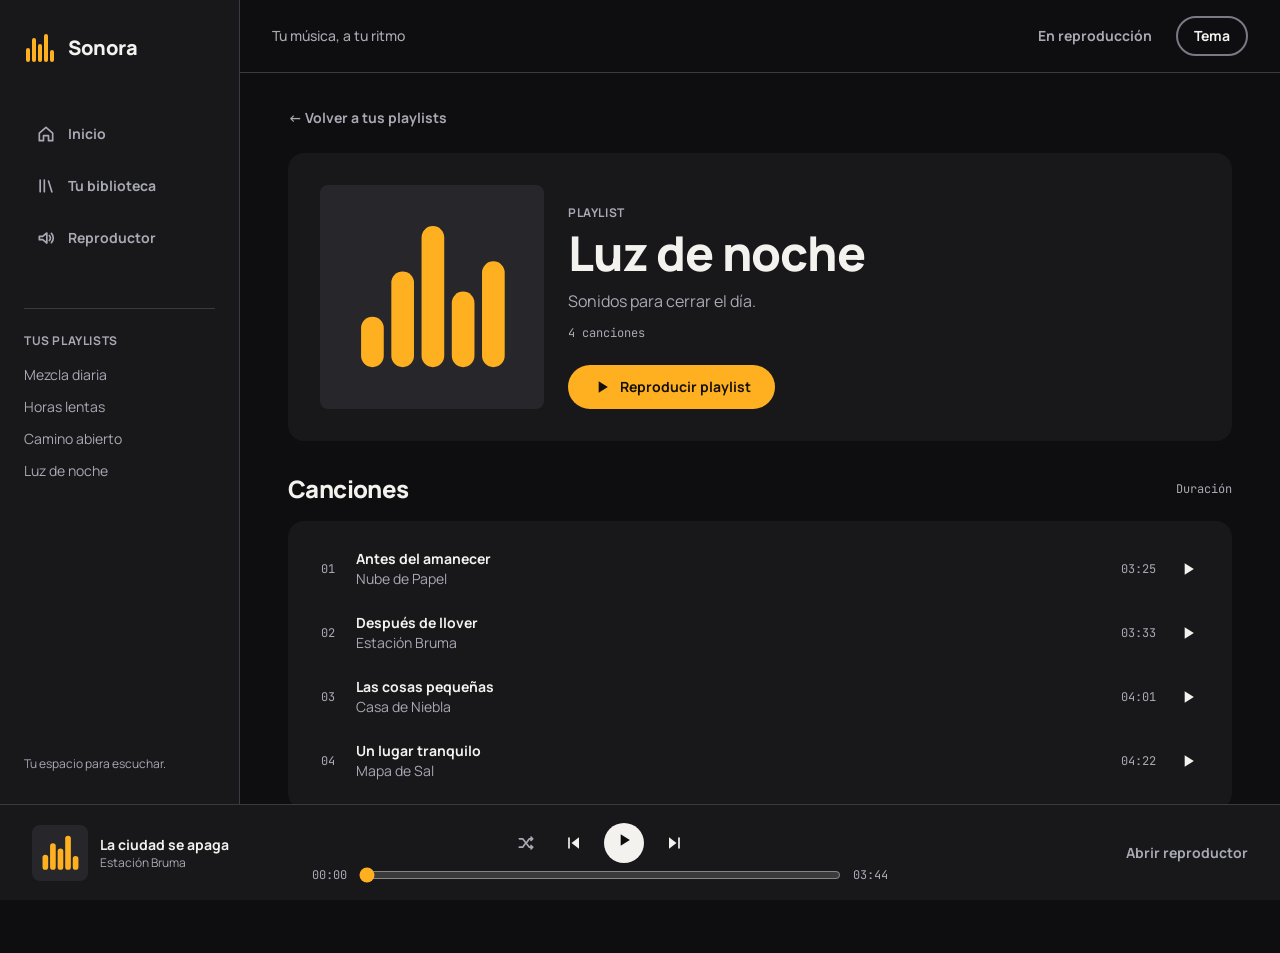
<file: playlist-luz-de-noche.html>
<!DOCTYPE html>
<html lang="es" data-theme="dark">
<head>
    <meta charset="utf-8">
    <meta name="viewport" content="width=device-width, initial-scale=1">
    
    <title>Luz de noche · Sonora</title>
    <link rel="stylesheet" href="sonora.css"><script src="sonora.js" defer></script>
</head>
<body class="min-h-screen bg-surface-base font-sans text-ink antialiased">

<div class="min-h-screen pb-48 md:pb-28">
    <a href="#contenido" class="sr-only z-50 rounded-md bg-surface-high px-4 py-2 text-ink focus:not-sr-only focus:fixed focus:left-4 focus:top-4">Saltar al contenido</a>
    <aside class="fixed inset-y-0 left-0 z-20 hidden w-60 flex-col border-r border-line bg-surface-raised px-6 pb-32 pt-8 md:flex" aria-label="Navegación principal">
        <a href="index.html" class="mb-12 flex items-center gap-3 rounded-md text-xl font-extrabold tracking-tight"><span class="inline-flex shrink-0 text-accent [&amp;_svg]:h-full [&amp;_svg]:w-full h-8 w-8" aria-hidden="true"><svg xmlns="http://www.w3.org/2000/svg" viewBox="0 0 64 64" width="64" height="64"><rect x="4" y="32" width="8" height="28" rx="4" fill="currentColor"/><rect x="16" y="12" width="8" height="48" rx="4" fill="currentColor"/><rect x="28" y="24" width="8" height="36" rx="4" fill="currentColor"/><rect x="40" y="4" width="8" height="56" rx="4" fill="currentColor"/><rect x="52" y="36" width="8" height="24" rx="4" fill="currentColor"/></svg>
</span><span>Sonora</span></a>
        <nav class="space-y-2" aria-label="Secciones">
            <a href="index.html"  class="flex items-center gap-3 rounded-md px-3 py-3 text-sm font-bold text-ink-muted hover:bg-surface-high hover:text-ink"><span class="inline-flex shrink-0 items-center justify-center [&amp;_svg]:h-full [&amp;_svg]:w-full h-5 w-5" aria-hidden="true"><svg xmlns="http://www.w3.org/2000/svg" viewBox="0 0 24 24" width="24" height="24"><path fill="none" stroke="currentColor" stroke-width="2" stroke-linecap="round" stroke-linejoin="round" d="M4 11l8-7 8 7v9h-5v-6H9v6H4z"/></svg>
</span> Inicio</a>
            <a href="index.html#playlists" class="flex items-center gap-3 rounded-md px-3 py-3 text-sm font-bold text-ink-muted hover:bg-surface-high hover:text-ink"><span class="inline-flex shrink-0 items-center justify-center [&amp;_svg]:h-full [&amp;_svg]:w-full h-5 w-5" aria-hidden="true"><svg xmlns="http://www.w3.org/2000/svg" viewBox="0 0 24 24" width="24" height="24"><path fill="none" stroke="currentColor" stroke-width="2" stroke-linecap="round" stroke-linejoin="round" d="M5 5v14M10 5v14M15 6l4 13"/></svg>
</span> Tu biblioteca</a>
            <a href="reproductor.html"  class="flex items-center gap-3 rounded-md px-3 py-3 text-sm font-bold text-ink-muted hover:bg-surface-high hover:text-ink"><span class="inline-flex shrink-0 items-center justify-center [&amp;_svg]:h-full [&amp;_svg]:w-full h-5 w-5" aria-hidden="true"><svg xmlns="http://www.w3.org/2000/svg" viewBox="0 0 24 24" width="24" height="24"><path fill="none" stroke="currentColor" stroke-width="2" stroke-linecap="round" stroke-linejoin="round" d="M4 10v4h4l5 4V6L8 10z"/><path fill="none" stroke="currentColor" stroke-width="2" stroke-linecap="round" stroke-linejoin="round" d="M16 9a4 4 0 0 1 0 6M18.5 6.5a8 8 0 0 1 0 11"/></svg>
</span> Reproductor</a>
        </nav>
        <div class="mt-12 border-t border-line pt-6"><p class="mb-4 text-xs font-bold uppercase tracking-wider text-ink-muted">Tus playlists</p><div class="space-y-3"><a href="playlist-mezcla-diaria.html" class="block truncate rounded-sm text-sm text-ink-muted hover:text-ink">Mezcla diaria</a><a href="playlist-horas-lentas.html" class="block truncate rounded-sm text-sm text-ink-muted hover:text-ink">Horas lentas</a><a href="playlist-camino-abierto.html" class="block truncate rounded-sm text-sm text-ink-muted hover:text-ink">Camino abierto</a><a href="playlist-luz-de-noche.html" class="block truncate rounded-sm text-sm text-ink-muted hover:text-ink">Luz de noche</a></div></div>
        <p class="mt-auto text-xs text-ink-muted">Tu espacio para escuchar.</p>
    </aside>
    <div class="md:ml-60">
        <header class="flex items-center justify-between gap-4 border-b border-line px-4 py-4 sm:px-8">
            <a href="index.html" class="flex items-center gap-2 text-lg font-extrabold md:hidden"><span class="inline-flex shrink-0 text-accent [&amp;_svg]:h-full [&amp;_svg]:w-full h-7 w-7" aria-hidden="true"><svg xmlns="http://www.w3.org/2000/svg" viewBox="0 0 64 64" width="64" height="64"><rect x="4" y="32" width="8" height="28" rx="4" fill="currentColor"/><rect x="16" y="12" width="8" height="48" rx="4" fill="currentColor"/><rect x="28" y="24" width="8" height="36" rx="4" fill="currentColor"/><rect x="40" y="4" width="8" height="56" rx="4" fill="currentColor"/><rect x="52" y="36" width="8" height="24" rx="4" fill="currentColor"/></svg>
</span>Sonora</a>
            <p class="hidden text-sm font-medium text-ink-muted md:block">Tu música, a tu ritmo</p>
            <div class="flex items-center gap-2"><a href="reproductor.html" class="rounded-pill px-4 py-2 text-sm font-bold text-ink-muted hover:bg-surface-high hover:text-ink">En reproducción</a><button type="button" id="theme-toggle" class="rounded-pill border-2 border-line-strong px-4 py-2 text-sm font-bold text-ink hover:bg-surface-high" aria-label="Cambiar tema">Tema</button></div>
        </header>
        <main id="contenido" class="mx-auto max-w-7xl px-4 py-8 sm:px-8 lg:px-12">
<a href="index.html#playlists" class="inline-flex items-center gap-2 rounded-pill text-sm font-bold text-ink-muted hover:text-ink">← Volver a tus playlists</a>
<section class="mt-6 flex flex-col gap-6 rounded-lg bg-surface-raised p-6 sm:flex-row sm:items-end sm:p-8" aria-labelledby="playlist-title">
    <div class="flex aspect-square w-full max-w-56 shrink-0 items-center justify-center rounded-md bg-surface-high text-ink-muted" aria-hidden="true"><svg viewBox="0 0 64 64" width="72%" height="72%" style="color:var(--accent)" aria-hidden="true" xmlns="http://www.w3.org/2000/svg"><rect x="4" y="40" width="9" height="20" rx="4.5" fill="currentColor"/><rect x="16" y="22" width="9" height="38" rx="4.5" fill="currentColor"/><rect x="28" y="4" width="9" height="56" rx="4.5" fill="currentColor"/><rect x="40" y="30" width="9" height="30" rx="4.5" fill="currentColor"/><rect x="52" y="18" width="9" height="42" rx="4.5" fill="currentColor"/></svg></div>
    <div><p class="mb-2 text-xs font-bold uppercase tracking-wider text-ink-muted">Playlist</p><h1 id="playlist-title" class="text-4xl font-extrabold tracking-tight sm:text-5xl">Luz de noche</h1><p class="mt-3 max-w-xl text-ink-muted">Sonidos para cerrar el día.</p><p class="mt-3 font-mono text-xs text-ink-muted">4 canciones</p><button type="button" data-play-playlist="luz-de-noche" class="mt-6 inline-flex items-center gap-2 rounded-pill bg-accent px-6 py-3 text-sm font-bold text-on-accent hover:bg-accent-hover"><span class="inline-flex shrink-0 items-center justify-center [&amp;_svg]:h-full [&amp;_svg]:w-full h-5 w-5" aria-hidden="true"><svg xmlns="http://www.w3.org/2000/svg" viewBox="0 0 24 24" width="24" height="24"><path fill="currentColor" d="M8 5v14l11-7z"/></svg>
</span> Reproducir playlist</button></div>
</section>
<section class="mt-8" aria-labelledby="tracklist-title"><div class="mb-4 flex items-center justify-between"><h2 id="tracklist-title" class="text-2xl font-extrabold tracking-tight">Canciones</h2><span class="font-mono text-xs text-ink-muted">Duración</span></div><div class="rounded-lg bg-surface-raised p-4"><div class="group grid grid-cols-[2rem_minmax(0,1fr)_auto_auto] items-center gap-3 rounded-md px-2 py-3 transition-colors hover:bg-surface-high"><span class="text-center font-mono text-xs text-ink-muted">01</span><div class="min-w-0"><p class="truncate text-sm font-bold text-ink">Antes del amanecer</p><p class="truncate text-sm text-ink-muted">Nube de Papel</p></div><span class="font-mono text-xs text-ink-muted">03:25</span><button type="button" data-play-track="8" class="inline-flex h-10 w-10 items-center justify-center rounded-pill text-ink hover:bg-surface-base" aria-label="Reproducir Antes del amanecer"><span class="inline-flex shrink-0 items-center justify-center [&amp;_svg]:h-full [&amp;_svg]:w-full h-5 w-5" aria-hidden="true"><svg xmlns="http://www.w3.org/2000/svg" viewBox="0 0 24 24" width="24" height="24"><path fill="currentColor" d="M8 5v14l11-7z"/></svg>
</span></button></div><div class="group grid grid-cols-[2rem_minmax(0,1fr)_auto_auto] items-center gap-3 rounded-md px-2 py-3 transition-colors hover:bg-surface-high"><span class="text-center font-mono text-xs text-ink-muted">02</span><div class="min-w-0"><p class="truncate text-sm font-bold text-ink">Después de llover</p><p class="truncate text-sm text-ink-muted">Estación Bruma</p></div><span class="font-mono text-xs text-ink-muted">03:33</span><button type="button" data-play-track="4" class="inline-flex h-10 w-10 items-center justify-center rounded-pill text-ink hover:bg-surface-base" aria-label="Reproducir Después de llover"><span class="inline-flex shrink-0 items-center justify-center [&amp;_svg]:h-full [&amp;_svg]:w-full h-5 w-5" aria-hidden="true"><svg xmlns="http://www.w3.org/2000/svg" viewBox="0 0 24 24" width="24" height="24"><path fill="currentColor" d="M8 5v14l11-7z"/></svg>
</span></button></div><div class="group grid grid-cols-[2rem_minmax(0,1fr)_auto_auto] items-center gap-3 rounded-md px-2 py-3 transition-colors hover:bg-surface-high"><span class="text-center font-mono text-xs text-ink-muted">03</span><div class="min-w-0"><p class="truncate text-sm font-bold text-ink">Las cosas pequeñas</p><p class="truncate text-sm text-ink-muted">Casa de Niebla</p></div><span class="font-mono text-xs text-ink-muted">04:01</span><button type="button" data-play-track="9" class="inline-flex h-10 w-10 items-center justify-center rounded-pill text-ink hover:bg-surface-base" aria-label="Reproducir Las cosas pequeñas"><span class="inline-flex shrink-0 items-center justify-center [&amp;_svg]:h-full [&amp;_svg]:w-full h-5 w-5" aria-hidden="true"><svg xmlns="http://www.w3.org/2000/svg" viewBox="0 0 24 24" width="24" height="24"><path fill="currentColor" d="M8 5v14l11-7z"/></svg>
</span></button></div><div class="group grid grid-cols-[2rem_minmax(0,1fr)_auto_auto] items-center gap-3 rounded-md px-2 py-3 transition-colors hover:bg-surface-high"><span class="text-center font-mono text-xs text-ink-muted">04</span><div class="min-w-0"><p class="truncate text-sm font-bold text-ink">Un lugar tranquilo</p><p class="truncate text-sm text-ink-muted">Mapa de Sal</p></div><span class="font-mono text-xs text-ink-muted">04:22</span><button type="button" data-play-track="6" class="inline-flex h-10 w-10 items-center justify-center rounded-pill text-ink hover:bg-surface-base" aria-label="Reproducir Un lugar tranquilo"><span class="inline-flex shrink-0 items-center justify-center [&amp;_svg]:h-full [&amp;_svg]:w-full h-5 w-5" aria-hidden="true"><svg xmlns="http://www.w3.org/2000/svg" viewBox="0 0 24 24" width="24" height="24"><path fill="currentColor" d="M8 5v14l11-7z"/></svg>
</span></button></div></div></section>

</main>
    </div>
</div>
<nav class="fixed bottom-24 left-0 right-0 z-20 flex justify-around border-t border-line bg-surface-raised px-2 py-2 md:hidden" aria-label="Navegación móvil">
    <a href="index.html" class="flex flex-col items-center gap-1 rounded-md px-4 py-1 text-xs text-ink-muted"><span class="inline-flex shrink-0 items-center justify-center [&amp;_svg]:h-full [&amp;_svg]:w-full h-5 w-5" aria-hidden="true"><svg xmlns="http://www.w3.org/2000/svg" viewBox="0 0 24 24" width="24" height="24"><path fill="none" stroke="currentColor" stroke-width="2" stroke-linecap="round" stroke-linejoin="round" d="M4 11l8-7 8 7v9h-5v-6H9v6H4z"/></svg>
</span>Inicio</a>
    <a href="index.html#playlists" class="flex flex-col items-center gap-1 rounded-md px-4 py-1 text-xs text-ink-muted"><span class="inline-flex shrink-0 items-center justify-center [&amp;_svg]:h-full [&amp;_svg]:w-full h-5 w-5" aria-hidden="true"><svg xmlns="http://www.w3.org/2000/svg" viewBox="0 0 24 24" width="24" height="24"><path fill="none" stroke="currentColor" stroke-width="2" stroke-linecap="round" stroke-linejoin="round" d="M5 5v14M10 5v14M15 6l4 13"/></svg>
</span>Biblioteca</a>
    <a href="reproductor.html" class="flex flex-col items-center gap-1 rounded-md px-4 py-1 text-xs text-ink-muted"><span class="inline-flex shrink-0 items-center justify-center [&amp;_svg]:h-full [&amp;_svg]:w-full h-5 w-5" aria-hidden="true"><svg xmlns="http://www.w3.org/2000/svg" viewBox="0 0 24 24" width="24" height="24"><path fill="none" stroke="currentColor" stroke-width="2" stroke-linecap="round" stroke-linejoin="round" d="M4 10v4h4l5 4V6L8 10z"/><path fill="none" stroke="currentColor" stroke-width="2" stroke-linecap="round" stroke-linejoin="round" d="M16 9a4 4 0 0 1 0 6M18.5 6.5a8 8 0 0 1 0 11"/></svg>
</span>Reproductor</a>
</nav>
<footer class="fixed inset-x-0 bottom-0 z-30 flex h-24 items-center gap-2 border-t border-line bg-surface-raised px-4 sm:gap-6 sm:px-8" aria-label="Controles de reproducción">
    <div class="flex min-w-0 flex-1 items-center gap-3 sm:max-w-64">
        <div class="hidden h-14 w-14 shrink-0 items-center justify-center rounded-md bg-surface-high text-ink-muted sm:flex"><svg viewBox="0 0 64 64" width="72%" height="72%" style="color:var(--accent)" aria-hidden="true" xmlns="http://www.w3.org/2000/svg"><rect x="4" y="36" width="9" height="24" rx="4.5" fill="currentColor"/><rect x="16" y="18" width="9" height="42" rx="4.5" fill="currentColor"/><rect x="28" y="26" width="9" height="34" rx="4.5" fill="currentColor"/><rect x="40" y="6" width="9" height="54" rx="4.5" fill="currentColor"/><rect x="52" y="38" width="9" height="22" rx="4.5" fill="currentColor"/></svg></div>
        <div class="min-w-0"><p id="player-title" class="truncate text-sm font-bold">La ciudad se apaga</p><p id="player-artist" class="truncate text-xs text-ink-muted">Estación Bruma</p></div>
    </div>
    <div class="flex min-w-0 flex-1 flex-col items-center gap-1 sm:max-w-xl sm:flex-[2]">
        <div class="flex items-center justify-center gap-1 sm:gap-3">
            <button id="player-shuffle" type="button" class="hidden h-9 w-9 items-center justify-center rounded-pill text-ink-muted hover:bg-surface-high hover:text-ink sm:inline-flex" aria-label="Activar reproducción aleatoria" aria-pressed="false"><span class="inline-flex shrink-0 items-center justify-center [&amp;_svg]:h-full [&amp;_svg]:w-full h-5 w-5" aria-hidden="true"><svg xmlns="http://www.w3.org/2000/svg" viewBox="0 0 24 24" width="24" height="24"><path fill="none" stroke="currentColor" stroke-width="2" stroke-linecap="round" stroke-linejoin="round" d="M4 7h4l8 10h4M4 17h4l3-4M13 11l3-4h4M18 5l2 2-2 2M18 15l2 2-2 2"/></svg>
</span></button>
            <button id="player-prev" type="button" class="inline-flex h-9 w-9 items-center justify-center rounded-pill text-ink hover:bg-surface-high" aria-label="Canción anterior"><span class="inline-flex shrink-0 items-center justify-center [&amp;_svg]:h-full [&amp;_svg]:w-full h-5 w-5" aria-hidden="true"><svg xmlns="http://www.w3.org/2000/svg" viewBox="0 0 24 24" width="24" height="24"><path fill="currentColor" d="M18 5l-9 7 9 7z"/><rect fill="currentColor" x="5" y="5" width="2" height="14" rx="1"/></svg>
</span></button>
            <button id="player-toggle" type="button" class="inline-flex h-10 w-10 items-center justify-center rounded-pill bg-ink text-surface-base hover:opacity-80" aria-label="Reproducir" aria-pressed="false"><span data-icon-play><span class="inline-flex shrink-0 items-center justify-center [&amp;_svg]:h-full [&amp;_svg]:w-full h-5 w-5" aria-hidden="true"><svg xmlns="http://www.w3.org/2000/svg" viewBox="0 0 24 24" width="24" height="24"><path fill="currentColor" d="M8 5v14l11-7z"/></svg>
</span></span><span data-icon-pause hidden><span class="inline-flex shrink-0 items-center justify-center [&amp;_svg]:h-full [&amp;_svg]:w-full h-5 w-5" aria-hidden="true"><svg xmlns="http://www.w3.org/2000/svg" viewBox="0 0 24 24" width="24" height="24"><rect fill="currentColor" x="6" y="5" width="4" height="14" rx="1"/><rect fill="currentColor" x="14" y="5" width="4" height="14" rx="1"/></svg>
</span></span></button>
            <button id="player-next" type="button" class="inline-flex h-9 w-9 items-center justify-center rounded-pill text-ink hover:bg-surface-high" aria-label="Siguiente canción"><span class="inline-flex shrink-0 items-center justify-center [&amp;_svg]:h-full [&amp;_svg]:w-full h-5 w-5" aria-hidden="true"><svg xmlns="http://www.w3.org/2000/svg" viewBox="0 0 24 24" width="24" height="24"><path fill="currentColor" d="M6 5l9 7-9 7z"/><rect fill="currentColor" x="17" y="5" width="2" height="14" rx="1"/></svg>
</span></button>
        </div>
        <div class="hidden w-full items-center gap-3 sm:flex"><span id="player-current" class="w-10 text-right font-mono text-xs text-ink-muted">00:00</span><input id="player-progress" type="range" min="0" max="224" value="0" class="w-full accent-ink" aria-label="Posición de reproducción"><span id="player-duration" class="w-10 font-mono text-xs text-ink-muted">00:00</span></div>
    </div>
    <a href="reproductor.html" class="hidden flex-1 justify-end text-sm font-bold text-ink-muted hover:text-ink lg:flex">Abrir reproductor</a>
</footer>
<script id="sonora-data" type="application/json">{"tracks":[{"id":1,"title":"La ciudad se apaga","artist":"Estación Bruma","duration":224},{"id":2,"title":"Luz sobre el agua","artist":"Mapa de Sal","duration":198},{"id":3,"title":"Aire de regreso","artist":"Los Días Lentos","duration":246},{"id":4,"title":"Después de llover","artist":"Estación Bruma","duration":213},{"id":5,"title":"Pequeñas órbitas","artist":"Nube de Papel","duration":187},{"id":6,"title":"Un lugar tranquilo","artist":"Mapa de Sal","duration":262},{"id":7,"title":"Líneas del camino","artist":"Los Días Lentos","duration":231},{"id":8,"title":"Antes del amanecer","artist":"Nube de Papel","duration":205},{"id":9,"title":"Las cosas pequeñas","artist":"Casa de Niebla","duration":241},{"id":10,"title":"Rumbo al norte","artist":"Casa de Niebla","duration":216}],"playlists":[{"id":"mezcla-diaria","title":"Mezcla diaria","description":"Una selección para acompañar tu día.","tracks":[1,2,5,7,9]},{"id":"horas-lentas","title":"Horas lentas","description":"Canciones para bajar el ritmo.","tracks":[3,6,8,4]},{"id":"camino-abierto","title":"Camino abierto","description":"Una ruta para escuchar sin prisa.","tracks":[7,10,2,1,5]},{"id":"luz-de-noche","title":"Luz de noche","description":"Sonidos para cerrar el día.","tracks":[8,4,9,6]}]}</script>
</body>
</html>
</file>
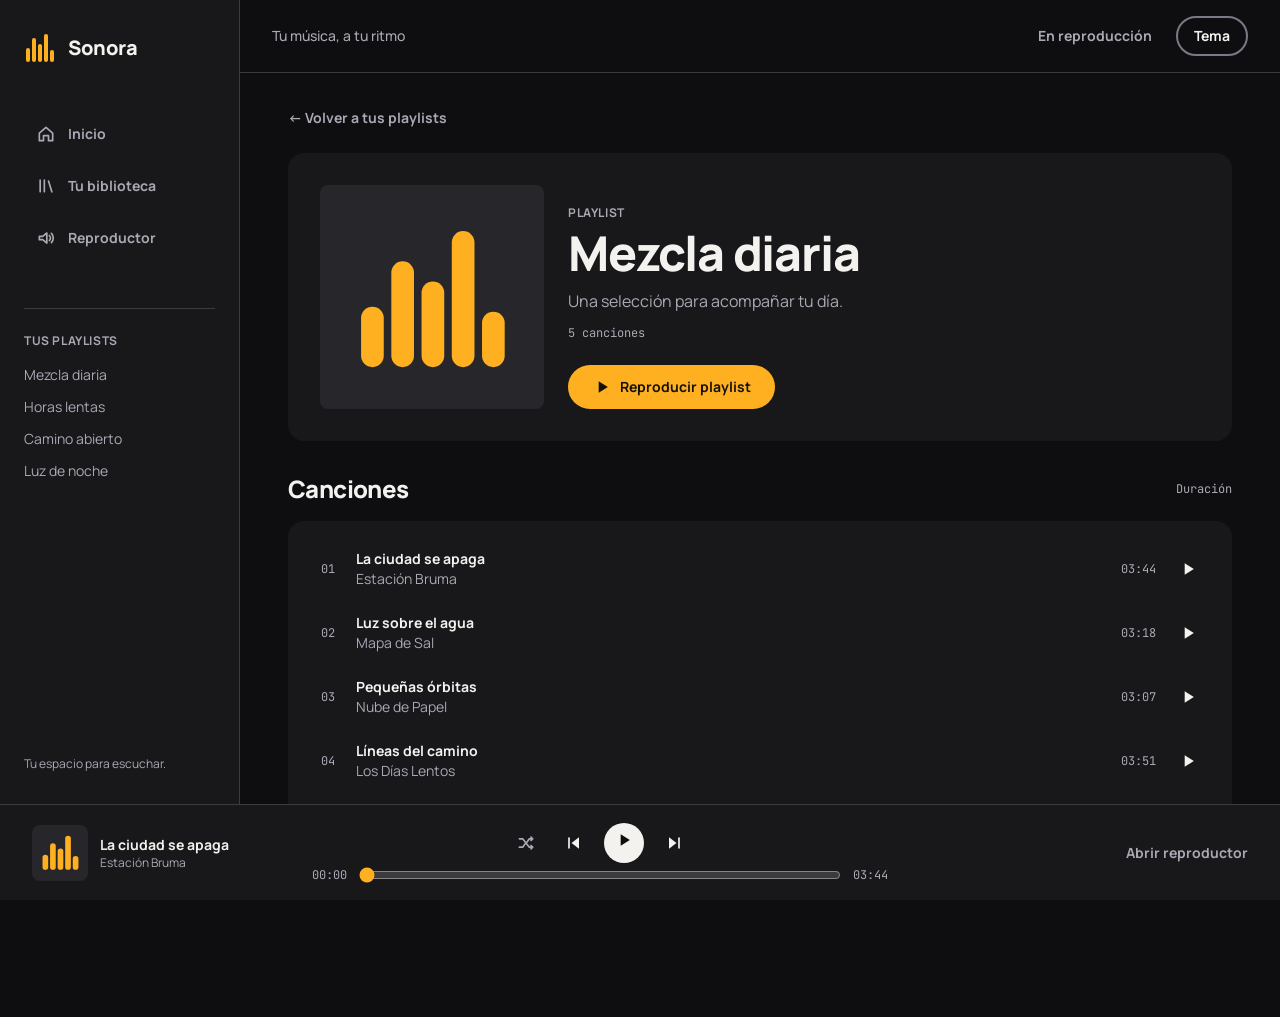
<file: playlist-mezcla-diaria.html>
<!DOCTYPE html>
<html lang="es" data-theme="dark">
<head>
    <meta charset="utf-8">
    <meta name="viewport" content="width=device-width, initial-scale=1">
    
    <title>Mezcla diaria · Sonora</title>
    <link rel="stylesheet" href="sonora.css"><script src="sonora.js" defer></script>
</head>
<body class="min-h-screen bg-surface-base font-sans text-ink antialiased">

<div class="min-h-screen pb-48 md:pb-28">
    <a href="#contenido" class="sr-only z-50 rounded-md bg-surface-high px-4 py-2 text-ink focus:not-sr-only focus:fixed focus:left-4 focus:top-4">Saltar al contenido</a>
    <aside class="fixed inset-y-0 left-0 z-20 hidden w-60 flex-col border-r border-line bg-surface-raised px-6 pb-32 pt-8 md:flex" aria-label="Navegación principal">
        <a href="index.html" class="mb-12 flex items-center gap-3 rounded-md text-xl font-extrabold tracking-tight"><span class="inline-flex shrink-0 text-accent [&amp;_svg]:h-full [&amp;_svg]:w-full h-8 w-8" aria-hidden="true"><svg xmlns="http://www.w3.org/2000/svg" viewBox="0 0 64 64" width="64" height="64"><rect x="4" y="32" width="8" height="28" rx="4" fill="currentColor"/><rect x="16" y="12" width="8" height="48" rx="4" fill="currentColor"/><rect x="28" y="24" width="8" height="36" rx="4" fill="currentColor"/><rect x="40" y="4" width="8" height="56" rx="4" fill="currentColor"/><rect x="52" y="36" width="8" height="24" rx="4" fill="currentColor"/></svg>
</span><span>Sonora</span></a>
        <nav class="space-y-2" aria-label="Secciones">
            <a href="index.html"  class="flex items-center gap-3 rounded-md px-3 py-3 text-sm font-bold text-ink-muted hover:bg-surface-high hover:text-ink"><span class="inline-flex shrink-0 items-center justify-center [&amp;_svg]:h-full [&amp;_svg]:w-full h-5 w-5" aria-hidden="true"><svg xmlns="http://www.w3.org/2000/svg" viewBox="0 0 24 24" width="24" height="24"><path fill="none" stroke="currentColor" stroke-width="2" stroke-linecap="round" stroke-linejoin="round" d="M4 11l8-7 8 7v9h-5v-6H9v6H4z"/></svg>
</span> Inicio</a>
            <a href="index.html#playlists" class="flex items-center gap-3 rounded-md px-3 py-3 text-sm font-bold text-ink-muted hover:bg-surface-high hover:text-ink"><span class="inline-flex shrink-0 items-center justify-center [&amp;_svg]:h-full [&amp;_svg]:w-full h-5 w-5" aria-hidden="true"><svg xmlns="http://www.w3.org/2000/svg" viewBox="0 0 24 24" width="24" height="24"><path fill="none" stroke="currentColor" stroke-width="2" stroke-linecap="round" stroke-linejoin="round" d="M5 5v14M10 5v14M15 6l4 13"/></svg>
</span> Tu biblioteca</a>
            <a href="reproductor.html"  class="flex items-center gap-3 rounded-md px-3 py-3 text-sm font-bold text-ink-muted hover:bg-surface-high hover:text-ink"><span class="inline-flex shrink-0 items-center justify-center [&amp;_svg]:h-full [&amp;_svg]:w-full h-5 w-5" aria-hidden="true"><svg xmlns="http://www.w3.org/2000/svg" viewBox="0 0 24 24" width="24" height="24"><path fill="none" stroke="currentColor" stroke-width="2" stroke-linecap="round" stroke-linejoin="round" d="M4 10v4h4l5 4V6L8 10z"/><path fill="none" stroke="currentColor" stroke-width="2" stroke-linecap="round" stroke-linejoin="round" d="M16 9a4 4 0 0 1 0 6M18.5 6.5a8 8 0 0 1 0 11"/></svg>
</span> Reproductor</a>
        </nav>
        <div class="mt-12 border-t border-line pt-6"><p class="mb-4 text-xs font-bold uppercase tracking-wider text-ink-muted">Tus playlists</p><div class="space-y-3"><a href="playlist-mezcla-diaria.html" class="block truncate rounded-sm text-sm text-ink-muted hover:text-ink">Mezcla diaria</a><a href="playlist-horas-lentas.html" class="block truncate rounded-sm text-sm text-ink-muted hover:text-ink">Horas lentas</a><a href="playlist-camino-abierto.html" class="block truncate rounded-sm text-sm text-ink-muted hover:text-ink">Camino abierto</a><a href="playlist-luz-de-noche.html" class="block truncate rounded-sm text-sm text-ink-muted hover:text-ink">Luz de noche</a></div></div>
        <p class="mt-auto text-xs text-ink-muted">Tu espacio para escuchar.</p>
    </aside>
    <div class="md:ml-60">
        <header class="flex items-center justify-between gap-4 border-b border-line px-4 py-4 sm:px-8">
            <a href="index.html" class="flex items-center gap-2 text-lg font-extrabold md:hidden"><span class="inline-flex shrink-0 text-accent [&amp;_svg]:h-full [&amp;_svg]:w-full h-7 w-7" aria-hidden="true"><svg xmlns="http://www.w3.org/2000/svg" viewBox="0 0 64 64" width="64" height="64"><rect x="4" y="32" width="8" height="28" rx="4" fill="currentColor"/><rect x="16" y="12" width="8" height="48" rx="4" fill="currentColor"/><rect x="28" y="24" width="8" height="36" rx="4" fill="currentColor"/><rect x="40" y="4" width="8" height="56" rx="4" fill="currentColor"/><rect x="52" y="36" width="8" height="24" rx="4" fill="currentColor"/></svg>
</span>Sonora</a>
            <p class="hidden text-sm font-medium text-ink-muted md:block">Tu música, a tu ritmo</p>
            <div class="flex items-center gap-2"><a href="reproductor.html" class="rounded-pill px-4 py-2 text-sm font-bold text-ink-muted hover:bg-surface-high hover:text-ink">En reproducción</a><button type="button" id="theme-toggle" class="rounded-pill border-2 border-line-strong px-4 py-2 text-sm font-bold text-ink hover:bg-surface-high" aria-label="Cambiar tema">Tema</button></div>
        </header>
        <main id="contenido" class="mx-auto max-w-7xl px-4 py-8 sm:px-8 lg:px-12">
<a href="index.html#playlists" class="inline-flex items-center gap-2 rounded-pill text-sm font-bold text-ink-muted hover:text-ink">← Volver a tus playlists</a>
<section class="mt-6 flex flex-col gap-6 rounded-lg bg-surface-raised p-6 sm:flex-row sm:items-end sm:p-8" aria-labelledby="playlist-title">
    <div class="flex aspect-square w-full max-w-56 shrink-0 items-center justify-center rounded-md bg-surface-high text-ink-muted" aria-hidden="true"><svg viewBox="0 0 64 64" width="72%" height="72%" style="color:var(--accent)" aria-hidden="true" xmlns="http://www.w3.org/2000/svg"><rect x="4" y="36" width="9" height="24" rx="4.5" fill="currentColor"/><rect x="16" y="18" width="9" height="42" rx="4.5" fill="currentColor"/><rect x="28" y="26" width="9" height="34" rx="4.5" fill="currentColor"/><rect x="40" y="6" width="9" height="54" rx="4.5" fill="currentColor"/><rect x="52" y="38" width="9" height="22" rx="4.5" fill="currentColor"/></svg></div>
    <div><p class="mb-2 text-xs font-bold uppercase tracking-wider text-ink-muted">Playlist</p><h1 id="playlist-title" class="text-4xl font-extrabold tracking-tight sm:text-5xl">Mezcla diaria</h1><p class="mt-3 max-w-xl text-ink-muted">Una selección para acompañar tu día.</p><p class="mt-3 font-mono text-xs text-ink-muted">5 canciones</p><button type="button" data-play-playlist="mezcla-diaria" class="mt-6 inline-flex items-center gap-2 rounded-pill bg-accent px-6 py-3 text-sm font-bold text-on-accent hover:bg-accent-hover"><span class="inline-flex shrink-0 items-center justify-center [&amp;_svg]:h-full [&amp;_svg]:w-full h-5 w-5" aria-hidden="true"><svg xmlns="http://www.w3.org/2000/svg" viewBox="0 0 24 24" width="24" height="24"><path fill="currentColor" d="M8 5v14l11-7z"/></svg>
</span> Reproducir playlist</button></div>
</section>
<section class="mt-8" aria-labelledby="tracklist-title"><div class="mb-4 flex items-center justify-between"><h2 id="tracklist-title" class="text-2xl font-extrabold tracking-tight">Canciones</h2><span class="font-mono text-xs text-ink-muted">Duración</span></div><div class="rounded-lg bg-surface-raised p-4"><div class="group grid grid-cols-[2rem_minmax(0,1fr)_auto_auto] items-center gap-3 rounded-md px-2 py-3 transition-colors hover:bg-surface-high"><span class="text-center font-mono text-xs text-ink-muted">01</span><div class="min-w-0"><p class="truncate text-sm font-bold text-ink">La ciudad se apaga</p><p class="truncate text-sm text-ink-muted">Estación Bruma</p></div><span class="font-mono text-xs text-ink-muted">03:44</span><button type="button" data-play-track="1" class="inline-flex h-10 w-10 items-center justify-center rounded-pill text-ink hover:bg-surface-base" aria-label="Reproducir La ciudad se apaga"><span class="inline-flex shrink-0 items-center justify-center [&amp;_svg]:h-full [&amp;_svg]:w-full h-5 w-5" aria-hidden="true"><svg xmlns="http://www.w3.org/2000/svg" viewBox="0 0 24 24" width="24" height="24"><path fill="currentColor" d="M8 5v14l11-7z"/></svg>
</span></button></div><div class="group grid grid-cols-[2rem_minmax(0,1fr)_auto_auto] items-center gap-3 rounded-md px-2 py-3 transition-colors hover:bg-surface-high"><span class="text-center font-mono text-xs text-ink-muted">02</span><div class="min-w-0"><p class="truncate text-sm font-bold text-ink">Luz sobre el agua</p><p class="truncate text-sm text-ink-muted">Mapa de Sal</p></div><span class="font-mono text-xs text-ink-muted">03:18</span><button type="button" data-play-track="2" class="inline-flex h-10 w-10 items-center justify-center rounded-pill text-ink hover:bg-surface-base" aria-label="Reproducir Luz sobre el agua"><span class="inline-flex shrink-0 items-center justify-center [&amp;_svg]:h-full [&amp;_svg]:w-full h-5 w-5" aria-hidden="true"><svg xmlns="http://www.w3.org/2000/svg" viewBox="0 0 24 24" width="24" height="24"><path fill="currentColor" d="M8 5v14l11-7z"/></svg>
</span></button></div><div class="group grid grid-cols-[2rem_minmax(0,1fr)_auto_auto] items-center gap-3 rounded-md px-2 py-3 transition-colors hover:bg-surface-high"><span class="text-center font-mono text-xs text-ink-muted">03</span><div class="min-w-0"><p class="truncate text-sm font-bold text-ink">Pequeñas órbitas</p><p class="truncate text-sm text-ink-muted">Nube de Papel</p></div><span class="font-mono text-xs text-ink-muted">03:07</span><button type="button" data-play-track="5" class="inline-flex h-10 w-10 items-center justify-center rounded-pill text-ink hover:bg-surface-base" aria-label="Reproducir Pequeñas órbitas"><span class="inline-flex shrink-0 items-center justify-center [&amp;_svg]:h-full [&amp;_svg]:w-full h-5 w-5" aria-hidden="true"><svg xmlns="http://www.w3.org/2000/svg" viewBox="0 0 24 24" width="24" height="24"><path fill="currentColor" d="M8 5v14l11-7z"/></svg>
</span></button></div><div class="group grid grid-cols-[2rem_minmax(0,1fr)_auto_auto] items-center gap-3 rounded-md px-2 py-3 transition-colors hover:bg-surface-high"><span class="text-center font-mono text-xs text-ink-muted">04</span><div class="min-w-0"><p class="truncate text-sm font-bold text-ink">Líneas del camino</p><p class="truncate text-sm text-ink-muted">Los Días Lentos</p></div><span class="font-mono text-xs text-ink-muted">03:51</span><button type="button" data-play-track="7" class="inline-flex h-10 w-10 items-center justify-center rounded-pill text-ink hover:bg-surface-base" aria-label="Reproducir Líneas del camino"><span class="inline-flex shrink-0 items-center justify-center [&amp;_svg]:h-full [&amp;_svg]:w-full h-5 w-5" aria-hidden="true"><svg xmlns="http://www.w3.org/2000/svg" viewBox="0 0 24 24" width="24" height="24"><path fill="currentColor" d="M8 5v14l11-7z"/></svg>
</span></button></div><div class="group grid grid-cols-[2rem_minmax(0,1fr)_auto_auto] items-center gap-3 rounded-md px-2 py-3 transition-colors hover:bg-surface-high"><span class="text-center font-mono text-xs text-ink-muted">05</span><div class="min-w-0"><p class="truncate text-sm font-bold text-ink">Las cosas pequeñas</p><p class="truncate text-sm text-ink-muted">Casa de Niebla</p></div><span class="font-mono text-xs text-ink-muted">04:01</span><button type="button" data-play-track="9" class="inline-flex h-10 w-10 items-center justify-center rounded-pill text-ink hover:bg-surface-base" aria-label="Reproducir Las cosas pequeñas"><span class="inline-flex shrink-0 items-center justify-center [&amp;_svg]:h-full [&amp;_svg]:w-full h-5 w-5" aria-hidden="true"><svg xmlns="http://www.w3.org/2000/svg" viewBox="0 0 24 24" width="24" height="24"><path fill="currentColor" d="M8 5v14l11-7z"/></svg>
</span></button></div></div></section>

</main>
    </div>
</div>
<nav class="fixed bottom-24 left-0 right-0 z-20 flex justify-around border-t border-line bg-surface-raised px-2 py-2 md:hidden" aria-label="Navegación móvil">
    <a href="index.html" class="flex flex-col items-center gap-1 rounded-md px-4 py-1 text-xs text-ink-muted"><span class="inline-flex shrink-0 items-center justify-center [&amp;_svg]:h-full [&amp;_svg]:w-full h-5 w-5" aria-hidden="true"><svg xmlns="http://www.w3.org/2000/svg" viewBox="0 0 24 24" width="24" height="24"><path fill="none" stroke="currentColor" stroke-width="2" stroke-linecap="round" stroke-linejoin="round" d="M4 11l8-7 8 7v9h-5v-6H9v6H4z"/></svg>
</span>Inicio</a>
    <a href="index.html#playlists" class="flex flex-col items-center gap-1 rounded-md px-4 py-1 text-xs text-ink-muted"><span class="inline-flex shrink-0 items-center justify-center [&amp;_svg]:h-full [&amp;_svg]:w-full h-5 w-5" aria-hidden="true"><svg xmlns="http://www.w3.org/2000/svg" viewBox="0 0 24 24" width="24" height="24"><path fill="none" stroke="currentColor" stroke-width="2" stroke-linecap="round" stroke-linejoin="round" d="M5 5v14M10 5v14M15 6l4 13"/></svg>
</span>Biblioteca</a>
    <a href="reproductor.html" class="flex flex-col items-center gap-1 rounded-md px-4 py-1 text-xs text-ink-muted"><span class="inline-flex shrink-0 items-center justify-center [&amp;_svg]:h-full [&amp;_svg]:w-full h-5 w-5" aria-hidden="true"><svg xmlns="http://www.w3.org/2000/svg" viewBox="0 0 24 24" width="24" height="24"><path fill="none" stroke="currentColor" stroke-width="2" stroke-linecap="round" stroke-linejoin="round" d="M4 10v4h4l5 4V6L8 10z"/><path fill="none" stroke="currentColor" stroke-width="2" stroke-linecap="round" stroke-linejoin="round" d="M16 9a4 4 0 0 1 0 6M18.5 6.5a8 8 0 0 1 0 11"/></svg>
</span>Reproductor</a>
</nav>
<footer class="fixed inset-x-0 bottom-0 z-30 flex h-24 items-center gap-2 border-t border-line bg-surface-raised px-4 sm:gap-6 sm:px-8" aria-label="Controles de reproducción">
    <div class="flex min-w-0 flex-1 items-center gap-3 sm:max-w-64">
        <div class="hidden h-14 w-14 shrink-0 items-center justify-center rounded-md bg-surface-high text-ink-muted sm:flex"><svg viewBox="0 0 64 64" width="72%" height="72%" style="color:var(--accent)" aria-hidden="true" xmlns="http://www.w3.org/2000/svg"><rect x="4" y="36" width="9" height="24" rx="4.5" fill="currentColor"/><rect x="16" y="18" width="9" height="42" rx="4.5" fill="currentColor"/><rect x="28" y="26" width="9" height="34" rx="4.5" fill="currentColor"/><rect x="40" y="6" width="9" height="54" rx="4.5" fill="currentColor"/><rect x="52" y="38" width="9" height="22" rx="4.5" fill="currentColor"/></svg></div>
        <div class="min-w-0"><p id="player-title" class="truncate text-sm font-bold">La ciudad se apaga</p><p id="player-artist" class="truncate text-xs text-ink-muted">Estación Bruma</p></div>
    </div>
    <div class="flex min-w-0 flex-1 flex-col items-center gap-1 sm:max-w-xl sm:flex-[2]">
        <div class="flex items-center justify-center gap-1 sm:gap-3">
            <button id="player-shuffle" type="button" class="hidden h-9 w-9 items-center justify-center rounded-pill text-ink-muted hover:bg-surface-high hover:text-ink sm:inline-flex" aria-label="Activar reproducción aleatoria" aria-pressed="false"><span class="inline-flex shrink-0 items-center justify-center [&amp;_svg]:h-full [&amp;_svg]:w-full h-5 w-5" aria-hidden="true"><svg xmlns="http://www.w3.org/2000/svg" viewBox="0 0 24 24" width="24" height="24"><path fill="none" stroke="currentColor" stroke-width="2" stroke-linecap="round" stroke-linejoin="round" d="M4 7h4l8 10h4M4 17h4l3-4M13 11l3-4h4M18 5l2 2-2 2M18 15l2 2-2 2"/></svg>
</span></button>
            <button id="player-prev" type="button" class="inline-flex h-9 w-9 items-center justify-center rounded-pill text-ink hover:bg-surface-high" aria-label="Canción anterior"><span class="inline-flex shrink-0 items-center justify-center [&amp;_svg]:h-full [&amp;_svg]:w-full h-5 w-5" aria-hidden="true"><svg xmlns="http://www.w3.org/2000/svg" viewBox="0 0 24 24" width="24" height="24"><path fill="currentColor" d="M18 5l-9 7 9 7z"/><rect fill="currentColor" x="5" y="5" width="2" height="14" rx="1"/></svg>
</span></button>
            <button id="player-toggle" type="button" class="inline-flex h-10 w-10 items-center justify-center rounded-pill bg-ink text-surface-base hover:opacity-80" aria-label="Reproducir" aria-pressed="false"><span data-icon-play><span class="inline-flex shrink-0 items-center justify-center [&amp;_svg]:h-full [&amp;_svg]:w-full h-5 w-5" aria-hidden="true"><svg xmlns="http://www.w3.org/2000/svg" viewBox="0 0 24 24" width="24" height="24"><path fill="currentColor" d="M8 5v14l11-7z"/></svg>
</span></span><span data-icon-pause hidden><span class="inline-flex shrink-0 items-center justify-center [&amp;_svg]:h-full [&amp;_svg]:w-full h-5 w-5" aria-hidden="true"><svg xmlns="http://www.w3.org/2000/svg" viewBox="0 0 24 24" width="24" height="24"><rect fill="currentColor" x="6" y="5" width="4" height="14" rx="1"/><rect fill="currentColor" x="14" y="5" width="4" height="14" rx="1"/></svg>
</span></span></button>
            <button id="player-next" type="button" class="inline-flex h-9 w-9 items-center justify-center rounded-pill text-ink hover:bg-surface-high" aria-label="Siguiente canción"><span class="inline-flex shrink-0 items-center justify-center [&amp;_svg]:h-full [&amp;_svg]:w-full h-5 w-5" aria-hidden="true"><svg xmlns="http://www.w3.org/2000/svg" viewBox="0 0 24 24" width="24" height="24"><path fill="currentColor" d="M6 5l9 7-9 7z"/><rect fill="currentColor" x="17" y="5" width="2" height="14" rx="1"/></svg>
</span></button>
        </div>
        <div class="hidden w-full items-center gap-3 sm:flex"><span id="player-current" class="w-10 text-right font-mono text-xs text-ink-muted">00:00</span><input id="player-progress" type="range" min="0" max="224" value="0" class="w-full accent-ink" aria-label="Posición de reproducción"><span id="player-duration" class="w-10 font-mono text-xs text-ink-muted">00:00</span></div>
    </div>
    <a href="reproductor.html" class="hidden flex-1 justify-end text-sm font-bold text-ink-muted hover:text-ink lg:flex">Abrir reproductor</a>
</footer>
<script id="sonora-data" type="application/json">{"tracks":[{"id":1,"title":"La ciudad se apaga","artist":"Estación Bruma","duration":224},{"id":2,"title":"Luz sobre el agua","artist":"Mapa de Sal","duration":198},{"id":3,"title":"Aire de regreso","artist":"Los Días Lentos","duration":246},{"id":4,"title":"Después de llover","artist":"Estación Bruma","duration":213},{"id":5,"title":"Pequeñas órbitas","artist":"Nube de Papel","duration":187},{"id":6,"title":"Un lugar tranquilo","artist":"Mapa de Sal","duration":262},{"id":7,"title":"Líneas del camino","artist":"Los Días Lentos","duration":231},{"id":8,"title":"Antes del amanecer","artist":"Nube de Papel","duration":205},{"id":9,"title":"Las cosas pequeñas","artist":"Casa de Niebla","duration":241},{"id":10,"title":"Rumbo al norte","artist":"Casa de Niebla","duration":216}],"playlists":[{"id":"mezcla-diaria","title":"Mezcla diaria","description":"Una selección para acompañar tu día.","tracks":[1,2,5,7,9]},{"id":"horas-lentas","title":"Horas lentas","description":"Canciones para bajar el ritmo.","tracks":[3,6,8,4]},{"id":"camino-abierto","title":"Camino abierto","description":"Una ruta para escuchar sin prisa.","tracks":[7,10,2,1,5]},{"id":"luz-de-noche","title":"Luz de noche","description":"Sonidos para cerrar el día.","tracks":[8,4,9,6]}]}</script>
</body>
</html>
</file>
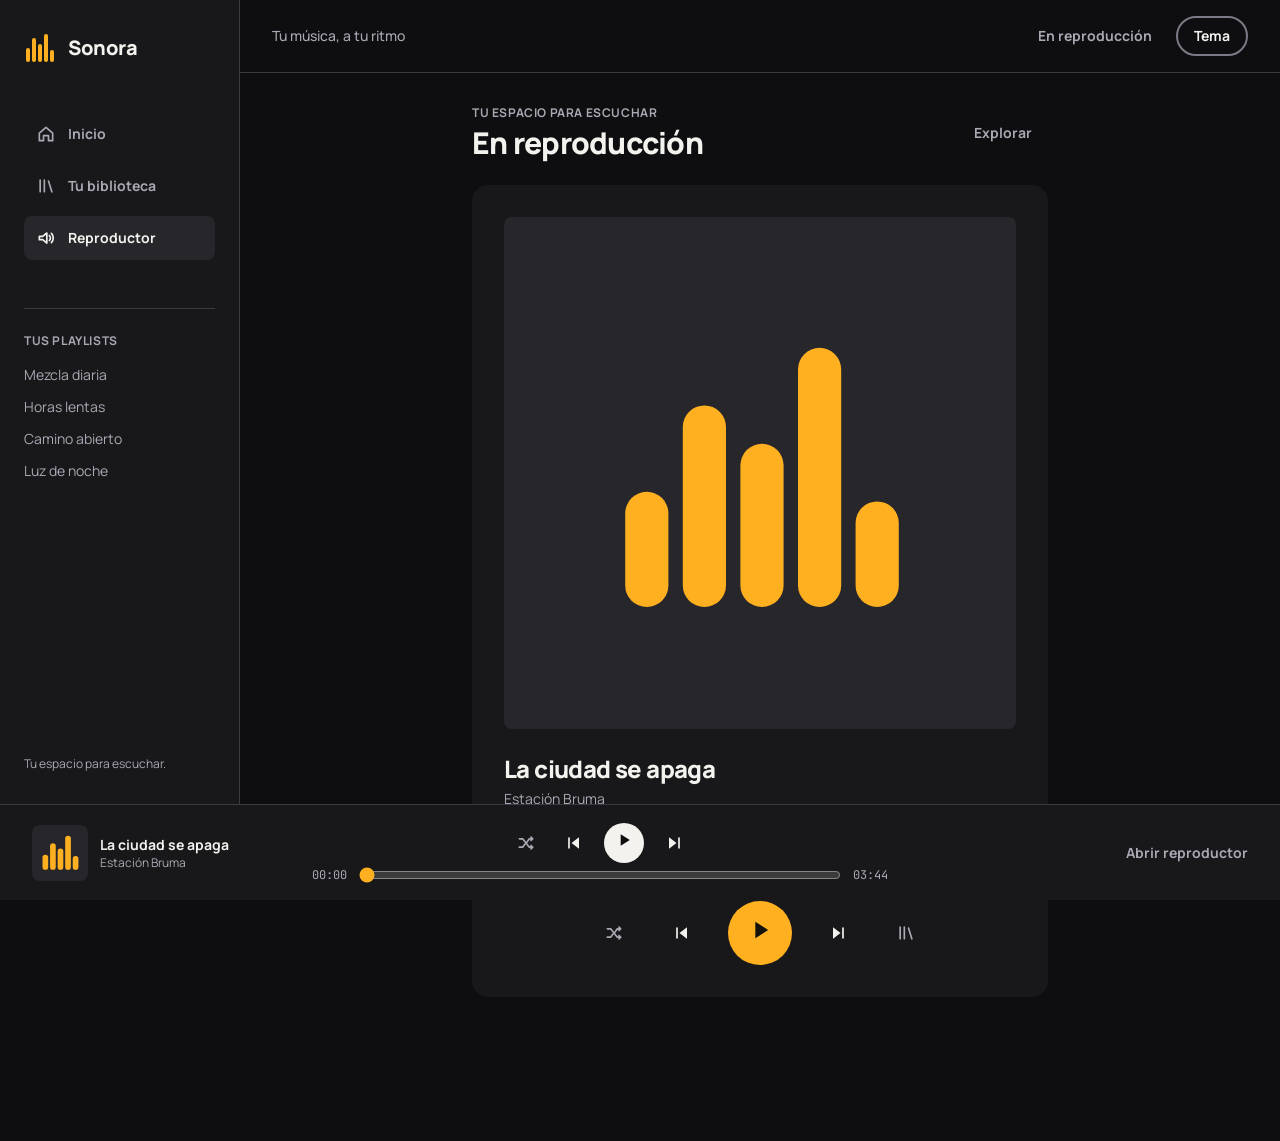
<file: reproductor.html>
<!DOCTYPE html>
<html lang="es" data-theme="dark">
<head>
    <meta charset="utf-8">
    <meta name="viewport" content="width=device-width, initial-scale=1">
    
    <title>Reproductor · Sonora</title>
    <link rel="stylesheet" href="sonora.css"><script src="sonora.js" defer></script>
</head>
<body class="min-h-screen bg-surface-base font-sans text-ink antialiased">

<div class="min-h-screen pb-48 md:pb-28">
    <a href="#contenido" class="sr-only z-50 rounded-md bg-surface-high px-4 py-2 text-ink focus:not-sr-only focus:fixed focus:left-4 focus:top-4">Saltar al contenido</a>
    <aside class="fixed inset-y-0 left-0 z-20 hidden w-60 flex-col border-r border-line bg-surface-raised px-6 pb-32 pt-8 md:flex" aria-label="Navegación principal">
        <a href="index.html" class="mb-12 flex items-center gap-3 rounded-md text-xl font-extrabold tracking-tight"><span class="inline-flex shrink-0 text-accent [&amp;_svg]:h-full [&amp;_svg]:w-full h-8 w-8" aria-hidden="true"><svg xmlns="http://www.w3.org/2000/svg" viewBox="0 0 64 64" width="64" height="64"><rect x="4" y="32" width="8" height="28" rx="4" fill="currentColor"/><rect x="16" y="12" width="8" height="48" rx="4" fill="currentColor"/><rect x="28" y="24" width="8" height="36" rx="4" fill="currentColor"/><rect x="40" y="4" width="8" height="56" rx="4" fill="currentColor"/><rect x="52" y="36" width="8" height="24" rx="4" fill="currentColor"/></svg>
</span><span>Sonora</span></a>
        <nav class="space-y-2" aria-label="Secciones">
            <a href="index.html"  class="flex items-center gap-3 rounded-md px-3 py-3 text-sm font-bold text-ink-muted hover:bg-surface-high hover:text-ink"><span class="inline-flex shrink-0 items-center justify-center [&amp;_svg]:h-full [&amp;_svg]:w-full h-5 w-5" aria-hidden="true"><svg xmlns="http://www.w3.org/2000/svg" viewBox="0 0 24 24" width="24" height="24"><path fill="none" stroke="currentColor" stroke-width="2" stroke-linecap="round" stroke-linejoin="round" d="M4 11l8-7 8 7v9h-5v-6H9v6H4z"/></svg>
</span> Inicio</a>
            <a href="index.html#playlists" class="flex items-center gap-3 rounded-md px-3 py-3 text-sm font-bold text-ink-muted hover:bg-surface-high hover:text-ink"><span class="inline-flex shrink-0 items-center justify-center [&amp;_svg]:h-full [&amp;_svg]:w-full h-5 w-5" aria-hidden="true"><svg xmlns="http://www.w3.org/2000/svg" viewBox="0 0 24 24" width="24" height="24"><path fill="none" stroke="currentColor" stroke-width="2" stroke-linecap="round" stroke-linejoin="round" d="M5 5v14M10 5v14M15 6l4 13"/></svg>
</span> Tu biblioteca</a>
            <a href="reproductor.html" aria-current="page" class="flex items-center gap-3 rounded-md px-3 py-3 text-sm font-bold bg-surface-high text-ink"><span class="inline-flex shrink-0 items-center justify-center [&amp;_svg]:h-full [&amp;_svg]:w-full h-5 w-5" aria-hidden="true"><svg xmlns="http://www.w3.org/2000/svg" viewBox="0 0 24 24" width="24" height="24"><path fill="none" stroke="currentColor" stroke-width="2" stroke-linecap="round" stroke-linejoin="round" d="M4 10v4h4l5 4V6L8 10z"/><path fill="none" stroke="currentColor" stroke-width="2" stroke-linecap="round" stroke-linejoin="round" d="M16 9a4 4 0 0 1 0 6M18.5 6.5a8 8 0 0 1 0 11"/></svg>
</span> Reproductor</a>
        </nav>
        <div class="mt-12 border-t border-line pt-6"><p class="mb-4 text-xs font-bold uppercase tracking-wider text-ink-muted">Tus playlists</p><div class="space-y-3"><a href="playlist-mezcla-diaria.html" class="block truncate rounded-sm text-sm text-ink-muted hover:text-ink">Mezcla diaria</a><a href="playlist-horas-lentas.html" class="block truncate rounded-sm text-sm text-ink-muted hover:text-ink">Horas lentas</a><a href="playlist-camino-abierto.html" class="block truncate rounded-sm text-sm text-ink-muted hover:text-ink">Camino abierto</a><a href="playlist-luz-de-noche.html" class="block truncate rounded-sm text-sm text-ink-muted hover:text-ink">Luz de noche</a></div></div>
        <p class="mt-auto text-xs text-ink-muted">Tu espacio para escuchar.</p>
    </aside>
    <div class="md:ml-60">
        <header class="flex items-center justify-between gap-4 border-b border-line px-4 py-4 sm:px-8">
            <a href="index.html" class="flex items-center gap-2 text-lg font-extrabold md:hidden"><span class="inline-flex shrink-0 text-accent [&amp;_svg]:h-full [&amp;_svg]:w-full h-7 w-7" aria-hidden="true"><svg xmlns="http://www.w3.org/2000/svg" viewBox="0 0 64 64" width="64" height="64"><rect x="4" y="32" width="8" height="28" rx="4" fill="currentColor"/><rect x="16" y="12" width="8" height="48" rx="4" fill="currentColor"/><rect x="28" y="24" width="8" height="36" rx="4" fill="currentColor"/><rect x="40" y="4" width="8" height="56" rx="4" fill="currentColor"/><rect x="52" y="36" width="8" height="24" rx="4" fill="currentColor"/></svg>
</span>Sonora</a>
            <p class="hidden text-sm font-medium text-ink-muted md:block">Tu música, a tu ritmo</p>
            <div class="flex items-center gap-2"><a href="reproductor.html" class="rounded-pill px-4 py-2 text-sm font-bold text-ink-muted hover:bg-surface-high hover:text-ink">En reproducción</a><button type="button" id="theme-toggle" class="rounded-pill border-2 border-line-strong px-4 py-2 text-sm font-bold text-ink hover:bg-surface-high" aria-label="Cambiar tema">Tema</button></div>
        </header>
        <main id="contenido" class="mx-auto max-w-7xl px-4 py-8 sm:px-8 lg:px-12">

<div class="mx-auto max-w-xl"><div class="mb-6 flex items-center justify-between"><div><p class="mb-1 text-xs font-bold uppercase tracking-wider text-ink-muted">Tu espacio para escuchar</p><h1 class="text-3xl font-extrabold tracking-tight">En reproducción</h1></div><a href="index.html" class="rounded-pill px-4 py-2 text-sm font-bold text-ink-muted hover:bg-surface-high hover:text-ink">Explorar</a></div>
<section class="rounded-lg bg-surface-raised p-6 sm:p-8" aria-label="Canción actual"><div class="flex aspect-square w-full items-center justify-center rounded-md bg-surface-high text-ink-muted" aria-hidden="true"><svg viewBox="0 0 64 64" width="60%" height="60%" style="color:var(--accent)" aria-hidden="true" xmlns="http://www.w3.org/2000/svg"><rect x="4" y="36" width="9" height="24" rx="4.5" fill="currentColor"/><rect x="16" y="18" width="9" height="42" rx="4.5" fill="currentColor"/><rect x="28" y="26" width="9" height="34" rx="4.5" fill="currentColor"/><rect x="40" y="6" width="9" height="54" rx="4.5" fill="currentColor"/><rect x="52" y="38" width="9" height="22" rx="4.5" fill="currentColor"/></svg></div><div class="mt-6"><h2 data-now-title class="text-2xl font-extrabold tracking-tight">La ciudad se apaga</h2><p data-now-artist class="mt-1 text-sm text-ink-muted">Estación Bruma</p></div>
<div class="mt-6"><label for="now-progress" class="sr-only">Posición de reproducción</label><input id="now-progress" data-now-progress type="range" min="0" max="224" value="0" class="w-full accent-ink"><div class="mt-1 flex justify-between font-mono text-xs text-ink-muted"><span data-now-current>00:00</span><span data-now-duration>00:00</span></div></div>
<div class="mt-6 flex items-center justify-center gap-3 sm:gap-6"><button type="button" data-player-action="shuffle" class="inline-flex h-11 w-11 items-center justify-center rounded-pill text-ink-muted hover:bg-surface-high hover:text-ink" aria-label="Activar reproducción aleatoria" aria-pressed="false"><span class="inline-flex shrink-0 items-center justify-center [&amp;_svg]:h-full [&amp;_svg]:w-full h-5 w-5" aria-hidden="true"><svg xmlns="http://www.w3.org/2000/svg" viewBox="0 0 24 24" width="24" height="24"><path fill="none" stroke="currentColor" stroke-width="2" stroke-linecap="round" stroke-linejoin="round" d="M4 7h4l8 10h4M4 17h4l3-4M13 11l3-4h4M18 5l2 2-2 2M18 15l2 2-2 2"/></svg>
</span></button><button type="button" data-player-action="prev" class="inline-flex h-11 w-11 items-center justify-center rounded-pill text-ink hover:bg-surface-high" aria-label="Canción anterior"><span class="inline-flex shrink-0 items-center justify-center [&amp;_svg]:h-full [&amp;_svg]:w-full h-5 w-5" aria-hidden="true"><svg xmlns="http://www.w3.org/2000/svg" viewBox="0 0 24 24" width="24" height="24"><path fill="currentColor" d="M18 5l-9 7 9 7z"/><rect fill="currentColor" x="5" y="5" width="2" height="14" rx="1"/></svg>
</span></button><button type="button" data-player-action="toggle" class="inline-flex h-16 w-16 items-center justify-center rounded-pill bg-accent text-on-accent hover:bg-accent-hover" aria-label="Reproducir" aria-pressed="false"><span data-icon-play><span class="inline-flex shrink-0 items-center justify-center [&amp;_svg]:h-full [&amp;_svg]:w-full h-7 w-7" aria-hidden="true"><svg xmlns="http://www.w3.org/2000/svg" viewBox="0 0 24 24" width="24" height="24"><path fill="currentColor" d="M8 5v14l11-7z"/></svg>
</span></span><span data-icon-pause hidden><span class="inline-flex shrink-0 items-center justify-center [&amp;_svg]:h-full [&amp;_svg]:w-full h-7 w-7" aria-hidden="true"><svg xmlns="http://www.w3.org/2000/svg" viewBox="0 0 24 24" width="24" height="24"><rect fill="currentColor" x="6" y="5" width="4" height="14" rx="1"/><rect fill="currentColor" x="14" y="5" width="4" height="14" rx="1"/></svg>
</span></span></button><button type="button" data-player-action="next" class="inline-flex h-11 w-11 items-center justify-center rounded-pill text-ink hover:bg-surface-high" aria-label="Siguiente canción"><span class="inline-flex shrink-0 items-center justify-center [&amp;_svg]:h-full [&amp;_svg]:w-full h-5 w-5" aria-hidden="true"><svg xmlns="http://www.w3.org/2000/svg" viewBox="0 0 24 24" width="24" height="24"><path fill="currentColor" d="M6 5l9 7-9 7z"/><rect fill="currentColor" x="17" y="5" width="2" height="14" rx="1"/></svg>
</span></button><a href="index.html#playlists" class="inline-flex h-11 w-11 items-center justify-center rounded-pill text-ink-muted hover:bg-surface-high hover:text-ink" aria-label="Ir a tu biblioteca"><span class="inline-flex shrink-0 items-center justify-center [&amp;_svg]:h-full [&amp;_svg]:w-full h-5 w-5" aria-hidden="true"><svg xmlns="http://www.w3.org/2000/svg" viewBox="0 0 24 24" width="24" height="24"><path fill="none" stroke="currentColor" stroke-width="2" stroke-linecap="round" stroke-linejoin="round" d="M5 5v14M10 5v14M15 6l4 13"/></svg>
</span></a></div></section>
</div>

</main>
    </div>
</div>
<nav class="fixed bottom-24 left-0 right-0 z-20 flex justify-around border-t border-line bg-surface-raised px-2 py-2 md:hidden" aria-label="Navegación móvil">
    <a href="index.html" class="flex flex-col items-center gap-1 rounded-md px-4 py-1 text-xs text-ink-muted"><span class="inline-flex shrink-0 items-center justify-center [&amp;_svg]:h-full [&amp;_svg]:w-full h-5 w-5" aria-hidden="true"><svg xmlns="http://www.w3.org/2000/svg" viewBox="0 0 24 24" width="24" height="24"><path fill="none" stroke="currentColor" stroke-width="2" stroke-linecap="round" stroke-linejoin="round" d="M4 11l8-7 8 7v9h-5v-6H9v6H4z"/></svg>
</span>Inicio</a>
    <a href="index.html#playlists" class="flex flex-col items-center gap-1 rounded-md px-4 py-1 text-xs text-ink-muted"><span class="inline-flex shrink-0 items-center justify-center [&amp;_svg]:h-full [&amp;_svg]:w-full h-5 w-5" aria-hidden="true"><svg xmlns="http://www.w3.org/2000/svg" viewBox="0 0 24 24" width="24" height="24"><path fill="none" stroke="currentColor" stroke-width="2" stroke-linecap="round" stroke-linejoin="round" d="M5 5v14M10 5v14M15 6l4 13"/></svg>
</span>Biblioteca</a>
    <a href="reproductor.html" class="flex flex-col items-center gap-1 rounded-md px-4 py-1 text-xs text-ink-muted"><span class="inline-flex shrink-0 items-center justify-center [&amp;_svg]:h-full [&amp;_svg]:w-full h-5 w-5" aria-hidden="true"><svg xmlns="http://www.w3.org/2000/svg" viewBox="0 0 24 24" width="24" height="24"><path fill="none" stroke="currentColor" stroke-width="2" stroke-linecap="round" stroke-linejoin="round" d="M4 10v4h4l5 4V6L8 10z"/><path fill="none" stroke="currentColor" stroke-width="2" stroke-linecap="round" stroke-linejoin="round" d="M16 9a4 4 0 0 1 0 6M18.5 6.5a8 8 0 0 1 0 11"/></svg>
</span>Reproductor</a>
</nav>
<footer class="fixed inset-x-0 bottom-0 z-30 flex h-24 items-center gap-2 border-t border-line bg-surface-raised px-4 sm:gap-6 sm:px-8" aria-label="Controles de reproducción">
    <div class="flex min-w-0 flex-1 items-center gap-3 sm:max-w-64">
        <div class="hidden h-14 w-14 shrink-0 items-center justify-center rounded-md bg-surface-high text-ink-muted sm:flex"><svg viewBox="0 0 64 64" width="72%" height="72%" style="color:var(--accent)" aria-hidden="true" xmlns="http://www.w3.org/2000/svg"><rect x="4" y="36" width="9" height="24" rx="4.5" fill="currentColor"/><rect x="16" y="18" width="9" height="42" rx="4.5" fill="currentColor"/><rect x="28" y="26" width="9" height="34" rx="4.5" fill="currentColor"/><rect x="40" y="6" width="9" height="54" rx="4.5" fill="currentColor"/><rect x="52" y="38" width="9" height="22" rx="4.5" fill="currentColor"/></svg></div>
        <div class="min-w-0"><p id="player-title" class="truncate text-sm font-bold">La ciudad se apaga</p><p id="player-artist" class="truncate text-xs text-ink-muted">Estación Bruma</p></div>
    </div>
    <div class="flex min-w-0 flex-1 flex-col items-center gap-1 sm:max-w-xl sm:flex-[2]">
        <div class="flex items-center justify-center gap-1 sm:gap-3">
            <button id="player-shuffle" type="button" class="hidden h-9 w-9 items-center justify-center rounded-pill text-ink-muted hover:bg-surface-high hover:text-ink sm:inline-flex" aria-label="Activar reproducción aleatoria" aria-pressed="false"><span class="inline-flex shrink-0 items-center justify-center [&amp;_svg]:h-full [&amp;_svg]:w-full h-5 w-5" aria-hidden="true"><svg xmlns="http://www.w3.org/2000/svg" viewBox="0 0 24 24" width="24" height="24"><path fill="none" stroke="currentColor" stroke-width="2" stroke-linecap="round" stroke-linejoin="round" d="M4 7h4l8 10h4M4 17h4l3-4M13 11l3-4h4M18 5l2 2-2 2M18 15l2 2-2 2"/></svg>
</span></button>
            <button id="player-prev" type="button" class="inline-flex h-9 w-9 items-center justify-center rounded-pill text-ink hover:bg-surface-high" aria-label="Canción anterior"><span class="inline-flex shrink-0 items-center justify-center [&amp;_svg]:h-full [&amp;_svg]:w-full h-5 w-5" aria-hidden="true"><svg xmlns="http://www.w3.org/2000/svg" viewBox="0 0 24 24" width="24" height="24"><path fill="currentColor" d="M18 5l-9 7 9 7z"/><rect fill="currentColor" x="5" y="5" width="2" height="14" rx="1"/></svg>
</span></button>
            <button id="player-toggle" type="button" class="inline-flex h-10 w-10 items-center justify-center rounded-pill bg-ink text-surface-base hover:opacity-80" aria-label="Reproducir" aria-pressed="false"><span data-icon-play><span class="inline-flex shrink-0 items-center justify-center [&amp;_svg]:h-full [&amp;_svg]:w-full h-5 w-5" aria-hidden="true"><svg xmlns="http://www.w3.org/2000/svg" viewBox="0 0 24 24" width="24" height="24"><path fill="currentColor" d="M8 5v14l11-7z"/></svg>
</span></span><span data-icon-pause hidden><span class="inline-flex shrink-0 items-center justify-center [&amp;_svg]:h-full [&amp;_svg]:w-full h-5 w-5" aria-hidden="true"><svg xmlns="http://www.w3.org/2000/svg" viewBox="0 0 24 24" width="24" height="24"><rect fill="currentColor" x="6" y="5" width="4" height="14" rx="1"/><rect fill="currentColor" x="14" y="5" width="4" height="14" rx="1"/></svg>
</span></span></button>
            <button id="player-next" type="button" class="inline-flex h-9 w-9 items-center justify-center rounded-pill text-ink hover:bg-surface-high" aria-label="Siguiente canción"><span class="inline-flex shrink-0 items-center justify-center [&amp;_svg]:h-full [&amp;_svg]:w-full h-5 w-5" aria-hidden="true"><svg xmlns="http://www.w3.org/2000/svg" viewBox="0 0 24 24" width="24" height="24"><path fill="currentColor" d="M6 5l9 7-9 7z"/><rect fill="currentColor" x="17" y="5" width="2" height="14" rx="1"/></svg>
</span></button>
        </div>
        <div class="hidden w-full items-center gap-3 sm:flex"><span id="player-current" class="w-10 text-right font-mono text-xs text-ink-muted">00:00</span><input id="player-progress" type="range" min="0" max="224" value="0" class="w-full accent-ink" aria-label="Posición de reproducción"><span id="player-duration" class="w-10 font-mono text-xs text-ink-muted">00:00</span></div>
    </div>
    <a href="reproductor.html" class="hidden flex-1 justify-end text-sm font-bold text-ink-muted hover:text-ink lg:flex">Abrir reproductor</a>
</footer>
<script id="sonora-data" type="application/json">{"tracks":[{"id":1,"title":"La ciudad se apaga","artist":"Estación Bruma","duration":224},{"id":2,"title":"Luz sobre el agua","artist":"Mapa de Sal","duration":198},{"id":3,"title":"Aire de regreso","artist":"Los Días Lentos","duration":246},{"id":4,"title":"Después de llover","artist":"Estación Bruma","duration":213},{"id":5,"title":"Pequeñas órbitas","artist":"Nube de Papel","duration":187},{"id":6,"title":"Un lugar tranquilo","artist":"Mapa de Sal","duration":262},{"id":7,"title":"Líneas del camino","artist":"Los Días Lentos","duration":231},{"id":8,"title":"Antes del amanecer","artist":"Nube de Papel","duration":205},{"id":9,"title":"Las cosas pequeñas","artist":"Casa de Niebla","duration":241},{"id":10,"title":"Rumbo al norte","artist":"Casa de Niebla","duration":216}],"playlists":[{"id":"mezcla-diaria","title":"Mezcla diaria","description":"Una selección para acompañar tu día.","tracks":[1,2,5,7,9]},{"id":"horas-lentas","title":"Horas lentas","description":"Canciones para bajar el ritmo.","tracks":[3,6,8,4]},{"id":"camino-abierto","title":"Camino abierto","description":"Una ruta para escuchar sin prisa.","tracks":[7,10,2,1,5]},{"id":"luz-de-noche","title":"Luz de noche","description":"Sonidos para cerrar el día.","tracks":[8,4,9,6]}]}</script>
</body>
</html>
</file>
<file: sonora.css>
@import "https://fonts.googleapis.com/css2?family=JetBrains+Mono:wght@400&family=Manrope:wght@400;500;700;800&display=swap";@layer components;@layer properties{@supports (((-webkit-hyphens:none)) and (not (margin-trim:block))) or ((-moz-orient:inline) and (not (color:rgb(from red r g b)))){*,:before,:after,::backdrop{--tw-space-y-reverse:0;--tw-border-style:solid;--tw-leading:initial;--tw-font-weight:initial;--tw-tracking:initial;--tw-duration:initial;--tw-shadow:0 0 #0000;--tw-shadow-color:initial;--tw-shadow-alpha:100%;--tw-inset-shadow:0 0 #0000;--tw-inset-shadow-color:initial;--tw-inset-shadow-alpha:100%;--tw-ring-color:initial;--tw-ring-shadow:0 0 #0000;--tw-inset-ring-color:initial;--tw-inset-ring-shadow:0 0 #0000;--tw-ring-inset:initial;--tw-ring-offset-width:0px;--tw-ring-offset-color:#fff;--tw-ring-offset-shadow:0 0 #0000}}}@layer theme{:root,:host{--spacing:.25rem;--container-xl:36rem;--container-2xl:42rem;--container-7xl:80rem;--text-xs:.75rem;--text-xs--line-height:calc(1 / .75);--text-sm:.875rem;--text-sm--line-height:calc(1.25 / .875);--text-base:1rem;--text-base--line-height:calc(1.5 / 1);--text-lg:1.125rem;--text-lg--line-height:calc(1.75 / 1.125);--text-xl:1.25rem;--text-xl--line-height:calc(1.75 / 1.25);--text-2xl:1.5rem;--text-2xl--line-height:calc(2 / 1.5);--text-3xl:1.875rem;--text-3xl--line-height:calc(2.25 / 1.875);--text-4xl:2.25rem;--text-4xl--line-height:calc(2.5 / 2.25);--text-5xl:3rem;--text-5xl--line-height:1;--font-weight-medium:500;--font-weight-bold:700;--font-weight-extrabold:800;--tracking-tight:-.025em;--tracking-wider:.05em;--leading-tight:1.25;--default-transition-duration:.15s;--default-transition-timing-function:cubic-bezier(.4, 0, .2, 1);--default-font-family:"Manrope", system-ui, sans-serif;--default-mono-font-family:"JetBrains Mono", ui-monospace, monospace}}@layer base{*,:after,:before,::backdrop{box-sizing:border-box;border:0 solid;margin:0;padding:0}::file-selector-button{box-sizing:border-box;border:0 solid;margin:0;padding:0}html,:host{-webkit-text-size-adjust:100%;tab-size:4;line-height:1.5;font-family:var(--default-font-family,-apple-system, BlinkMacSystemFont, "Segoe UI", Roboto, "Helvetica Neue", "Noto Sans", Arial, sans-serif, "Apple Color Emoji", "Segoe UI Emoji", "Segoe UI Symbol", "Noto Color Emoji");font-feature-settings:var(--default-font-feature-settings,normal);font-variation-settings:var(--default-font-variation-settings,normal);-webkit-tap-highlight-color:transparent}hr{height:0;color:inherit;border-top-width:1px}abbr:where([title]){-webkit-text-decoration:underline dotted;text-decoration:underline dotted}h1,h2,h3,h4,h5,h6{font-size:inherit;font-weight:inherit}a{color:inherit;-webkit-text-decoration:inherit;-webkit-text-decoration:inherit;-webkit-text-decoration:inherit;-webkit-text-decoration:inherit;text-decoration:inherit}b,strong{font-weight:bolder}code,kbd,samp,pre{font-family:var(--default-mono-font-family,ui-monospace, SFMono-Regular, Menlo, Monaco, Consolas, "Liberation Mono", "Courier New", monospace);font-feature-settings:var(--default-mono-font-feature-settings,normal);font-variation-settings:var(--default-mono-font-variation-settings,normal);font-size:1em}small{font-size:80%}sub,sup{vertical-align:baseline;font-size:75%;line-height:0;position:relative}sub{bottom:-.25em}sup{top:-.5em}table{text-indent:0;border-color:inherit;border-collapse:collapse}:-moz-focusring:where(:not(iframe)){outline:auto}progress{vertical-align:baseline}summary{display:list-item}ol,ul,menu{list-style:none}img,svg,video,canvas,audio,iframe,embed,object{vertical-align:middle;display:block}img,video{max-width:100%;height:auto}button,input,select,optgroup,textarea{font:inherit;font-feature-settings:inherit;font-variation-settings:inherit;letter-spacing:inherit;color:inherit;opacity:1;background-color:#0000;border-radius:0}::file-selector-button{font:inherit;font-feature-settings:inherit;font-variation-settings:inherit;letter-spacing:inherit;color:inherit;opacity:1;background-color:#0000;border-radius:0}:where(select:is([multiple],[size])) optgroup{font-weight:bolder}:where(select:is([multiple],[size])) optgroup option{padding-inline-start:20px}::file-selector-button{margin-inline-end:4px}::placeholder{opacity:1}@supports (not ((-webkit-appearance:-apple-pay-button))) or (contain-intrinsic-size:1px){::placeholder{color:currentColor}@supports (color:color-mix(in lab, red, red)){::placeholder{color:color-mix(in oklab, currentcolor 50%, transparent)}}}textarea{resize:vertical}::-webkit-search-decoration{-webkit-appearance:none}::-webkit-date-and-time-value{min-height:1lh;text-align:inherit}::-webkit-datetime-edit{display:inline-flex}::-webkit-datetime-edit-fields-wrapper{padding:0}::-webkit-datetime-edit{padding-block:0}::-webkit-datetime-edit-year-field{padding-block:0}::-webkit-datetime-edit-month-field{padding-block:0}::-webkit-datetime-edit-day-field{padding-block:0}::-webkit-datetime-edit-hour-field{padding-block:0}::-webkit-datetime-edit-minute-field{padding-block:0}::-webkit-datetime-edit-second-field{padding-block:0}::-webkit-datetime-edit-millisecond-field{padding-block:0}::-webkit-datetime-edit-meridiem-field{padding-block:0}::-webkit-calendar-picker-indicator{line-height:1}:-moz-ui-invalid{box-shadow:none}button,input:where([type=button],[type=reset],[type=submit]){appearance:button}::file-selector-button{appearance:button}::-webkit-inner-spin-button{height:auto}::-webkit-outer-spin-button{height:auto}[hidden]:where(:not([hidden=until-found])){display:none!important}}@layer utilities{.sr-only{clip-path:inset(50%);white-space:nowrap;border-width:0;width:1px;height:1px;margin:-1px;padding:0;position:absolute;overflow:hidden}.fixed{position:fixed}.static{position:static}.inset-x-0{inset-inline:0}.inset-y-0{inset-block:0}.right-0{right:0}.bottom-0{bottom:0}.bottom-24{bottom:calc(var(--spacing) * 24)}.left-0{left:0}.z-20{z-index:20}.z-30{z-index:30}.z-50{z-index:50}.mx-auto{margin-inline:auto}.mt-1{margin-top:var(--spacing)}.mt-2{margin-top:calc(var(--spacing) * 2)}.mt-3{margin-top:calc(var(--spacing) * 3)}.mt-4{margin-top:calc(var(--spacing) * 4)}.mt-6{margin-top:calc(var(--spacing) * 6)}.mt-8{margin-top:calc(var(--spacing) * 8)}.mt-12{margin-top:calc(var(--spacing) * 12)}.mt-auto{margin-top:auto}.mb-1{margin-bottom:var(--spacing)}.mb-2{margin-bottom:calc(var(--spacing) * 2)}.mb-3{margin-bottom:calc(var(--spacing) * 3)}.mb-4{margin-bottom:calc(var(--spacing) * 4)}.mb-6{margin-bottom:calc(var(--spacing) * 6)}.mb-12{margin-bottom:calc(var(--spacing) * 12)}.line-clamp-2{-webkit-line-clamp:2;-webkit-box-orient:vertical;display:-webkit-box;overflow:hidden}.block{display:block}.flex{display:flex}.grid{display:grid}.hidden{display:none}.inline-flex{display:inline-flex}.table{display:table}.aspect-square{aspect-ratio:1}.h-5{height:calc(var(--spacing) * 5)}.h-7{height:calc(var(--spacing) * 7)}.h-8{height:calc(var(--spacing) * 8)}.h-9{height:calc(var(--spacing) * 9)}.h-10{height:calc(var(--spacing) * 10)}.h-11{height:calc(var(--spacing) * 11)}.h-12{height:calc(var(--spacing) * 12)}.h-14{height:calc(var(--spacing) * 14)}.h-16{height:calc(var(--spacing) * 16)}.h-20{height:calc(var(--spacing) * 20)}.h-24{height:calc(var(--spacing) * 24)}.min-h-screen{min-height:100vh}.w-5{width:calc(var(--spacing) * 5)}.w-7{width:calc(var(--spacing) * 7)}.w-8{width:calc(var(--spacing) * 8)}.w-9{width:calc(var(--spacing) * 9)}.w-10{width:calc(var(--spacing) * 10)}.w-11{width:calc(var(--spacing) * 11)}.w-12{width:calc(var(--spacing) * 12)}.w-14{width:calc(var(--spacing) * 14)}.w-16{width:calc(var(--spacing) * 16)}.w-20{width:calc(var(--spacing) * 20)}.w-24{width:calc(var(--spacing) * 24)}.w-60{width:calc(var(--spacing) * 60)}.w-full{width:100%}.max-w-2xl{max-width:var(--container-2xl)}.max-w-7xl{max-width:var(--container-7xl)}.max-w-56{max-width:calc(var(--spacing) * 56)}.max-w-xl{max-width:var(--container-xl)}.min-w-0{min-width:0}.flex-1{flex:1}.shrink-0{flex-shrink:0}.grid-cols-2{grid-template-columns:repeat(2,minmax(0,1fr))}.grid-cols-\[2rem_minmax\(0\,1fr\)_auto_auto\]{grid-template-columns:2rem minmax(0,1fr) auto auto}.flex-col{flex-direction:column}.items-center{align-items:center}.items-end{align-items:flex-end}.justify-around{justify-content:space-around}.justify-between{justify-content:space-between}.justify-center{justify-content:center}.justify-end{justify-content:flex-end}.gap-1{gap:var(--spacing)}.gap-2{gap:calc(var(--spacing) * 2)}.gap-3{gap:calc(var(--spacing) * 3)}.gap-4{gap:calc(var(--spacing) * 4)}.gap-6{gap:calc(var(--spacing) * 6)}.gap-8{gap:calc(var(--spacing) * 8)}:where(.space-y-2>:not(:last-child)){--tw-space-y-reverse:0;margin-block-start:calc(calc(var(--spacing) * 2) * var(--tw-space-y-reverse));margin-block-end:calc(calc(var(--spacing) * 2) * calc(1 - var(--tw-space-y-reverse)))}:where(.space-y-3>:not(:last-child)){--tw-space-y-reverse:0;margin-block-start:calc(calc(var(--spacing) * 3) * var(--tw-space-y-reverse));margin-block-end:calc(calc(var(--spacing) * 3) * calc(1 - var(--tw-space-y-reverse)))}.truncate{text-overflow:ellipsis;white-space:nowrap;overflow:hidden}.rounded-lg{border-radius:16px}.rounded-md{border-radius:8px}.rounded-pill{border-radius:999px}.rounded-sm{border-radius:4px}.border-2{border-style:var(--tw-border-style);border-width:2px}.border-t{border-top-style:var(--tw-border-style);border-top-width:1px}.border-r{border-right-style:var(--tw-border-style);border-right-width:1px}.border-b{border-bottom-style:var(--tw-border-style);border-bottom-width:1px}.border-line{border-color:var(--line)}.border-line-strong{border-color:var(--line-strong)}.bg-accent{background-color:var(--accent)}.bg-ink{background-color:var(--ink)}.bg-surface-base{background-color:var(--surface-base)}.bg-surface-high{background-color:var(--surface-high)}.bg-surface-raised{background-color:var(--surface-raised)}.p-4{padding:calc(var(--spacing) * 4)}.p-6{padding:calc(var(--spacing) * 6)}.px-2{padding-inline:calc(var(--spacing) * 2)}.px-3{padding-inline:calc(var(--spacing) * 3)}.px-4{padding-inline:calc(var(--spacing) * 4)}.px-6{padding-inline:calc(var(--spacing) * 6)}.py-1{padding-block:var(--spacing)}.py-2{padding-block:calc(var(--spacing) * 2)}.py-3{padding-block:calc(var(--spacing) * 3)}.py-4{padding-block:calc(var(--spacing) * 4)}.py-8{padding-block:calc(var(--spacing) * 8)}.pt-6{padding-top:calc(var(--spacing) * 6)}.pt-8{padding-top:calc(var(--spacing) * 8)}.pb-32{padding-bottom:calc(var(--spacing) * 32)}.pb-48{padding-bottom:calc(var(--spacing) * 48)}.text-center{text-align:center}.text-right{text-align:right}.font-mono{font-family:JetBrains Mono,ui-monospace,monospace}.font-sans{font-family:Manrope,system-ui,sans-serif}.text-2xl{font-size:var(--text-2xl);line-height:var(--tw-leading,var(--text-2xl--line-height))}.text-3xl{font-size:var(--text-3xl);line-height:var(--tw-leading,var(--text-3xl--line-height))}.text-4xl{font-size:var(--text-4xl);line-height:var(--tw-leading,var(--text-4xl--line-height))}.text-base{font-size:var(--text-base);line-height:var(--tw-leading,var(--text-base--line-height))}.text-lg{font-size:var(--text-lg);line-height:var(--tw-leading,var(--text-lg--line-height))}.text-sm{font-size:var(--text-sm);line-height:var(--tw-leading,var(--text-sm--line-height))}.text-xl{font-size:var(--text-xl);line-height:var(--tw-leading,var(--text-xl--line-height))}.text-xs{font-size:var(--text-xs);line-height:var(--tw-leading,var(--text-xs--line-height))}.leading-6{--tw-leading:calc(var(--spacing) * 6);line-height:calc(var(--spacing) * 6)}.leading-tight{--tw-leading:var(--leading-tight);line-height:var(--leading-tight)}.font-bold{--tw-font-weight:var(--font-weight-bold);font-weight:var(--font-weight-bold)}.font-extrabold{--tw-font-weight:var(--font-weight-extrabold);font-weight:var(--font-weight-extrabold)}.font-medium{--tw-font-weight:var(--font-weight-medium);font-weight:var(--font-weight-medium)}.tracking-tight{--tw-tracking:var(--tracking-tight);letter-spacing:var(--tracking-tight)}.tracking-wider{--tw-tracking:var(--tracking-wider);letter-spacing:var(--tracking-wider)}.text-accent{color:var(--accent)}.text-ink{color:var(--ink)}.text-ink-muted{color:var(--ink-muted)}.text-on-accent{color:var(--on-accent)}.text-surface-base{color:var(--surface-base)}.uppercase{text-transform:uppercase}.antialiased{-webkit-font-smoothing:antialiased;-moz-osx-font-smoothing:grayscale}.accent-ink{accent-color:var(--ink)}.transition{transition-property:color,background-color,border-color,outline-color,text-decoration-color,fill,stroke,--tw-gradient-from,--tw-gradient-via,--tw-gradient-to,opacity,box-shadow,transform,translate,scale,rotate,filter,-webkit-backdrop-filter,backdrop-filter,display,content-visibility,overlay,pointer-events;transition-timing-function:var(--tw-ease,var(--default-transition-timing-function));transition-duration:var(--tw-duration,var(--default-transition-duration))}.transition-colors{transition-property:color,background-color,border-color,outline-color,text-decoration-color,fill,stroke,--tw-gradient-from,--tw-gradient-via,--tw-gradient-to;transition-timing-function:var(--tw-ease,var(--default-transition-timing-function));transition-duration:var(--tw-duration,var(--default-transition-duration))}.duration-150{--tw-duration:.15s;transition-duration:.15s}@media (hover:hover){:is(:where(.group):hover .group-hover\:bg-surface-base){background-color:var(--surface-base)}.hover\:bg-accent-hover:hover{background-color:var(--accent-hover)}.hover\:bg-surface-base:hover{background-color:var(--surface-base)}.hover\:bg-surface-high:hover{background-color:var(--surface-high)}.hover\:text-ink:hover{color:var(--ink)}.hover\:opacity-80:hover{opacity:.8}.hover\:shadow-raise:hover{--tw-shadow:0 8px 24px var(--tw-shadow-color,#0006);box-shadow:var(--tw-inset-shadow), var(--tw-inset-ring-shadow), var(--tw-ring-offset-shadow), var(--tw-ring-shadow), var(--tw-shadow)}}.focus\:not-sr-only:focus{clip-path:none;white-space:normal;width:auto;height:auto;margin:0;padding:0;position:static;overflow:visible}.focus\:fixed:focus{position:fixed}.focus\:top-4:focus{top:calc(var(--spacing) * 4)}.focus\:left-4:focus{left:calc(var(--spacing) * 4)}@media (width>=40rem){.sm\:flex{display:flex}.sm\:inline-flex{display:inline-flex}.sm\:max-w-64{max-width:calc(var(--spacing) * 64)}.sm\:max-w-xl{max-width:var(--container-xl)}.sm\:flex-\[2\]{flex:2}.sm\:flex-row{flex-direction:row}.sm\:items-end{align-items:flex-end}.sm\:gap-3{gap:calc(var(--spacing) * 3)}.sm\:gap-6{gap:calc(var(--spacing) * 6)}.sm\:p-8{padding:calc(var(--spacing) * 8)}.sm\:px-8{padding-inline:calc(var(--spacing) * 8)}.sm\:text-5xl{font-size:var(--text-5xl);line-height:var(--tw-leading,var(--text-5xl--line-height))}}@media (width>=48rem){.md\:ml-60{margin-left:calc(var(--spacing) * 60)}.md\:block{display:block}.md\:flex{display:flex}.md\:hidden{display:none}.md\:pb-28{padding-bottom:calc(var(--spacing) * 28)}}@media (width>=64rem){.lg\:flex{display:flex}.lg\:grid-cols-4{grid-template-columns:repeat(4,minmax(0,1fr))}.lg\:grid-cols-\[1fr_17rem\]{grid-template-columns:1fr 17rem}.lg\:px-12{padding-inline:calc(var(--spacing) * 12)}}.\[\&_svg\]\:h-full svg{height:100%}.\[\&_svg\]\:w-full svg{width:100%}}:root,[data-theme=dark]{--surface-base:#0e0e10;--surface-raised:#18181b;--surface-high:#26262b;--line:#3a3a42;--line-strong:#7a7a86;--ink:#f4f2ee;--ink-muted:#a9a9b4;--accent:#ffb020;--accent-hover:#ffc24d;--on-accent:#14110a;--success:#5ec8e5;--danger:#ff6b5b;--focus:#8fd3ff}[data-theme=light]{--surface-base:#faf8f4;--surface-raised:#fff;--surface-high:#ece8e0;--line:#d9d4c9;--line-strong:#6b665c;--ink:#17151a;--ink-muted:#55525c;--accent:#a65500;--accent-hover:#8a4500;--on-accent:#fff;--success:#0a6d8f;--danger:#b3261e;--focus:#0b5cad}body{background-color:var(--surface-base);color:var(--ink);font-family:Manrope,system-ui,sans-serif}:focus-visible{outline:3px solid var(--focus);outline-offset:2px}input[type=range]{accent-color:var(--accent);cursor:pointer}[hidden]{display:none!important}@media (prefers-reduced-motion:reduce){*,:before,:after{transition-duration:.01ms!important}}@property --tw-space-y-reverse{syntax:"*";inherits:false;initial-value:0}@property --tw-border-style{syntax:"*";inherits:false;initial-value:solid}@property --tw-leading{syntax:"*";inherits:false}@property --tw-font-weight{syntax:"*";inherits:false}@property --tw-tracking{syntax:"*";inherits:false}@property --tw-duration{syntax:"*";inherits:false}@property --tw-shadow{syntax:"*";inherits:false;initial-value:0 0 #0000}@property --tw-shadow-color{syntax:"*";inherits:false}@property --tw-shadow-alpha{syntax:"<percentage>";inherits:false;initial-value:100%}@property --tw-inset-shadow{syntax:"*";inherits:false;initial-value:0 0 #0000}@property --tw-inset-shadow-color{syntax:"*";inherits:false}@property --tw-inset-shadow-alpha{syntax:"<percentage>";inherits:false;initial-value:100%}@property --tw-ring-color{syntax:"*";inherits:false}@property --tw-ring-shadow{syntax:"*";inherits:false;initial-value:0 0 #0000}@property --tw-inset-ring-color{syntax:"*";inherits:false}@property --tw-inset-ring-shadow{syntax:"*";inherits:false;initial-value:0 0 #0000}@property --tw-ring-inset{syntax:"*";inherits:false}@property --tw-ring-offset-width{syntax:"<length>";inherits:false;initial-value:0}@property --tw-ring-offset-color{syntax:"*";inherits:false;initial-value:#fff}@property --tw-ring-offset-shadow{syntax:"*";inherits:false;initial-value:0 0 #0000}
</file>
